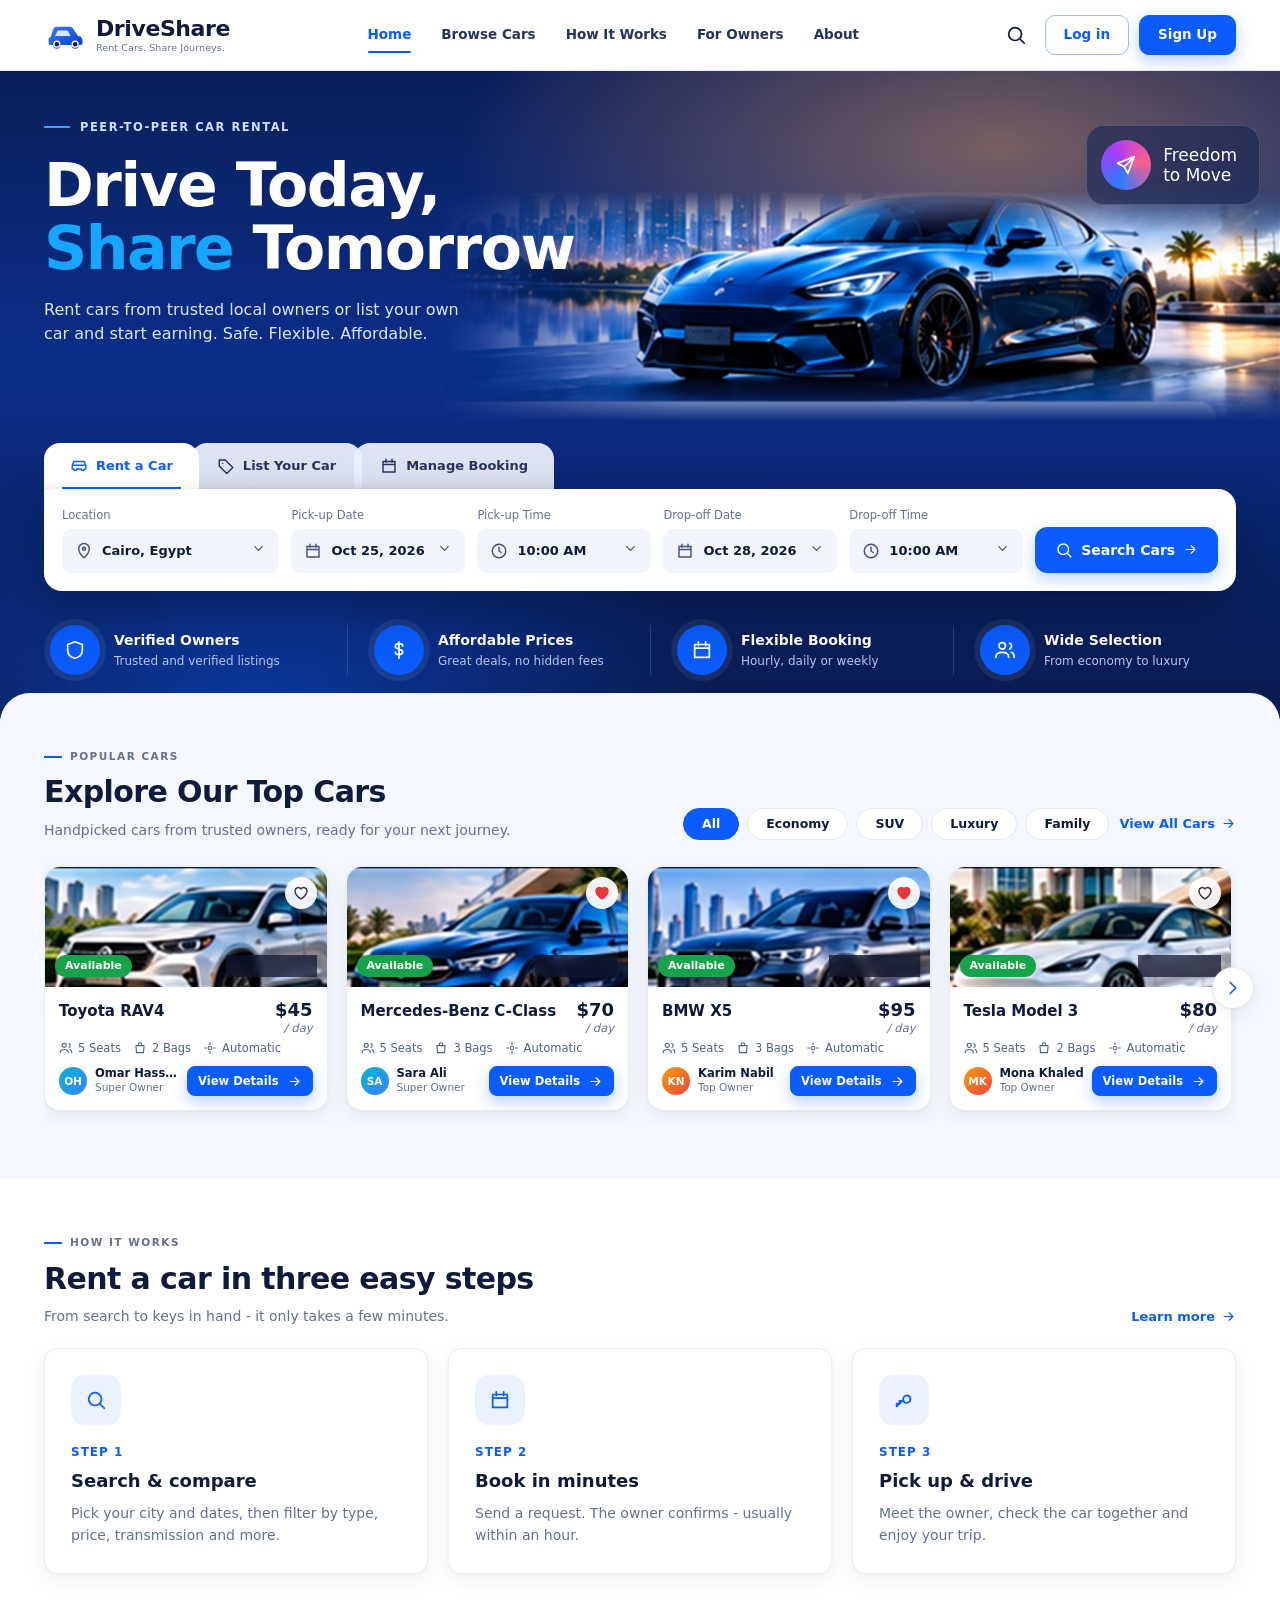
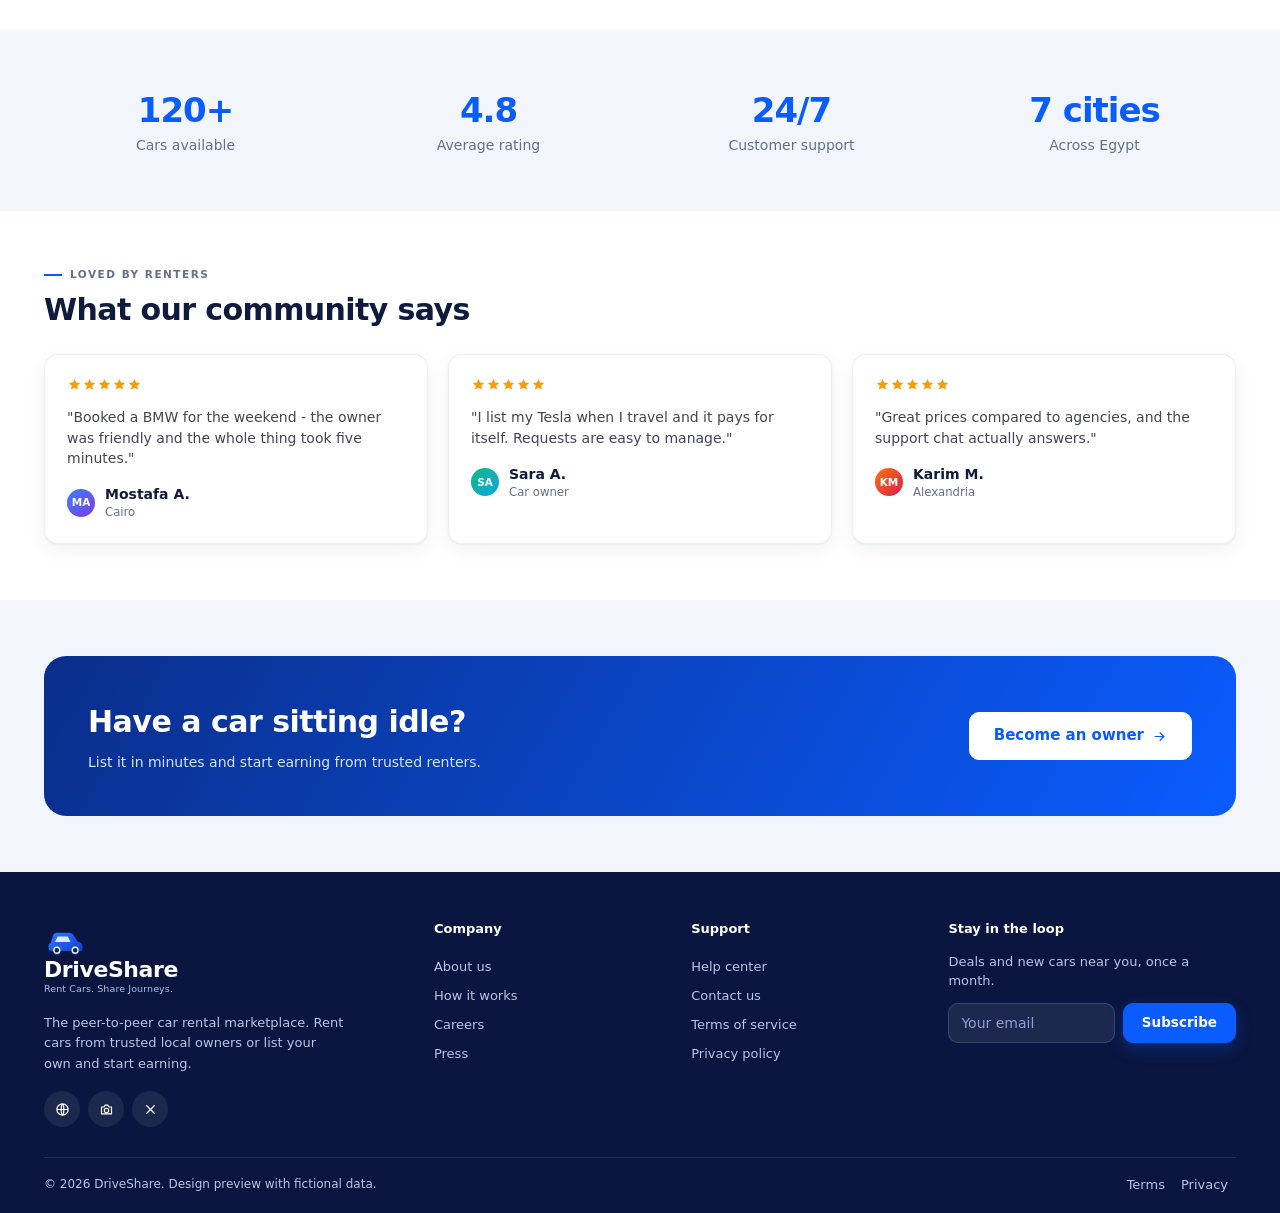
<file: index.html>
<!doctype html>
<html lang="en">
<head>
<meta charset="utf-8">
<meta name="viewport" content="width=device-width,initial-scale=1">
<meta name="robots" content="noindex,nofollow">
<title>Drive Today, Share Tomorrow | DriveShare</title>
<meta name="description" content="Rent cars from trusted local owners or list your own car and start earning.">
<link rel="icon" href="data:image/svg+xml,%3Csvg xmlns='http://www.w3.org/2000/svg' viewBox='0 0 32 32'%3E%3Crect width='32' height='32' rx='8' fill='%230a5cff'/%3E%3Cpath d='M6 19l2.2-6.2h15.6L26 19v4H6z' fill='%23fff'/%3E%3Ccircle cx='11' cy='23' r='2.6' fill='%230a5cff' stroke='%23fff' stroke-width='1.6'/%3E%3Ccircle cx='21' cy='23' r='2.6' fill='%230a5cff' stroke='%23fff' stroke-width='1.6'/%3E%3C/svg%3E">
<link rel="stylesheet" href="assets/css/style.css">
</head>
<body data-page="home" data-layout="public" data-nav="home">
<main id="main">
<section class="hero"><div class="sky" aria-hidden="true"></div><div class="wrap in">
<div class="eyebrow">PEER-TO-PEER CAR RENTAL</div>
<h1>Drive Today,<br><em>Share</em> Tomorrow</h1>
<p class="lead">Rent cars from trusted local owners or list your own car and start earning. Safe. Flexible. Affordable.</p>
<div class="badge-fm" aria-hidden="true"><i><svg class="ic lg" viewBox="0 0 24 24" aria-hidden="true"><path d="M21 3L10 14M21 3l-7 18-4-7-7-4z"/></svg></i><span>Freedom<br>to Move</span></div>
<div class="stab">
<div class="tabs" role="tablist" aria-label="What would you like to do?">
<button class="t on" role="tab" aria-selected="true" data-t="rent"><svg class="ic " viewBox="0 0 24 24" aria-hidden="true"><path d="M5 16H3v-5l2-5h14l2 5v5h-2M5 16a2 2 0 104 0m6 0a2 2 0 104 0M5 11h14M9 16h6"/></svg>Rent a Car</button>
<button class="t" role="tab" aria-selected="false" data-t="list"><svg class="ic " viewBox="0 0 24 24" aria-hidden="true"><path d="M3 12V4h8l10 10-8 8zM7.5 8.5h.01"/></svg>List Your Car</button>
<button class="t" role="tab" aria-selected="false" data-t="manage"><svg class="ic " viewBox="0 0 24 24" aria-hidden="true"><path d="M4 6h16v14H4zM4 10h16M8 3v4M16 3v4"/></svg>Manage Booking</button></div>
<div class="sb" id="sb-rent"><form class="sbox" id="sbox" novalidate></form></div>
<div class="sb" id="sb-list" hidden><form class="sbox" id="listform" novalidate style="grid-template-columns:1.4fr 1fr auto"><div class="fld"><label>Car make &amp; model</label><input class="inp" name="make" placeholder="e.g. Toyota Corolla"></div><div class="fld"><label>Daily price (USD)</label><input class="inp" name="price" type="number" placeholder="60"></div><button class="btn pri sbtn" type="submit">Continue <svg class="ic sm" viewBox="0 0 24 24" aria-hidden="true"><path d="M5 12h14M13 6l6 6-6 6"/></svg></button></form></div>
<div class="sb" id="sb-manage" hidden><form class="sbox" id="manage" novalidate style="grid-template-columns:1.2fr 1.2fr auto"><div class="fld"><label>Booking reference</label><input class="inp" name="ref" placeholder="e.g. DS-2841"></div><div class="fld"><label>Last name</label><input class="inp" name="ln" placeholder="Samir"></div><button class="btn pri sbtn" type="submit">Find booking <svg class="ic sm" viewBox="0 0 24 24" aria-hidden="true"><path d="M5 12h14M13 6l6 6-6 6"/></svg></button></form></div>
</div>
<div class="feats">
<div class="feat"><i><svg class="ic lg" viewBox="0 0 24 24" aria-hidden="true"><path d="M12 3l8 3v6c0 5-3.5 8-8 9-4.5-1-8-4-8-9V6z"/></svg></i><div><b>Verified Owners</b><small>Trusted and verified listings</small></div></div>
<div class="feat"><i><svg class="ic lg" viewBox="0 0 24 24" aria-hidden="true"><path d="M12 3v18M16 7.5C16 6 14.2 5 12 5s-4 1-4 2.8c0 4.2 8 2.2 8 6.4 0 1.7-1.8 2.8-4 2.8s-4-1.1-4-2.6"/></svg></i><div><b>Affordable Prices</b><small>Great deals, no hidden fees</small></div></div>
<div class="feat"><i><svg class="ic lg" viewBox="0 0 24 24" aria-hidden="true"><path d="M4 6h16v14H4zM4 10h16M8 3v4M16 3v4"/></svg></i><div><b>Flexible Booking</b><small>Hourly, daily or weekly</small></div></div>
<div class="feat"><i><svg class="ic lg" viewBox="0 0 24 24" aria-hidden="true"><path d="M9 11a3.5 3.5 0 100-7 3.5 3.5 0 000 7zM2 20c0-3.5 3-5.5 7-5.5s7 2 7 5.5M17 4.5a3.5 3.5 0 010 6.5M19 14.5c2 .7 3 2.2 3 5.5"/></svg></i><div><b>Wide Selection</b><small>From economy to luxury</small></div></div></div>
</div></section>
<section class="sec" style="background:#f4f7fd;border-radius:30px 30px 0 0;margin-top:-26px;position:relative"><div class="wrap">
<div class="sh"><div><div class="ey">POPULAR CARS</div><h2>Explore Our Top Cars</h2><p>Handpicked cars from trusted owners, ready for your next journey.</p></div>
<div class="sp"><div class="chips" id="chips"><button class="chip on" data-c="All" aria-pressed="true">All</button><button class="chip" data-c="Economy" aria-pressed="false">Economy</button><button class="chip" data-c="SUV" aria-pressed="false">SUV</button><button class="chip" data-c="Luxury" aria-pressed="false">Luxury</button><button class="chip" data-c="Family" aria-pressed="false">Family</button></div><a class="lnk" href="cars.html">View All Cars <svg class="ic sm" viewBox="0 0 24 24" aria-hidden="true"><path d="M5 12h14M13 6l6 6-6 6"/></svg></a></div></div>
<div class="car-scroll"><div class="cscroll" id="cs"></div><button class="cnext" id="cnext" aria-label="Next cars"><svg class="ic lg" viewBox="0 0 24 24" aria-hidden="true"><path d="M9 18l6-6-6-6"/></svg></button></div>
</div></section>
<section class="sec white"><div class="wrap"><div class="sh"><div><div class="ey">HOW IT WORKS</div><h2>Rent a car in three easy steps</h2><p>From search to keys in hand - it only takes a few minutes.</p></div><div class="sp"><a class="lnk" href="how-it-works.html">Learn more <svg class="ic sm" viewBox="0 0 24 24" aria-hidden="true"><path d="M5 12h14M13 6l6 6-6 6"/></svg></a></div></div>
<div class="steps"><div class="card step"><i><svg class="ic lg" viewBox="0 0 24 24" aria-hidden="true"><path d="M11 18a7 7 0 100-14 7 7 0 000 14zM21 21l-5-5"/></svg></i><span class="n">STEP 1</span><h3>Search &amp; compare</h3><p>Pick your city and dates, then filter by type, price, transmission and more.</p></div><div class="card step"><i><svg class="ic lg" viewBox="0 0 24 24" aria-hidden="true"><path d="M4 6h16v14H4zM4 10h16M8 3v4M16 3v4"/></svg></i><span class="n">STEP 2</span><h3>Book in minutes</h3><p>Send a request. The owner confirms - usually within an hour.</p></div><div class="card step"><i><svg class="ic lg" viewBox="0 0 24 24"><path d="M15 7a4 4 0 11-3.8 5.2L4 19v-3h3v-3h3l1.2-1.2A4 4 0 0115 7z"/></svg></i><span class="n">STEP 3</span><h3>Pick up &amp; drive</h3><p>Meet the owner, check the car together and enjoy your trip.</p></div></div></div></section>
<section class="sec"><div class="wrap"><div class="stats4"><div><b>120+</b><span>Cars available</span></div><div><b>4.8</b><span>Average rating</span></div><div><b>24/7</b><span>Customer support</span></div><div><b>7 cities</b><span>Across Egypt</span></div></div></div></section>
<section class="sec white"><div class="wrap"><div class="sh"><div><div class="ey">LOVED BY RENTERS</div><h2>What our community says</h2></div></div><div class="tgrid">
<div class="card tm"><div class="stars"><svg class="ic f sm" viewBox="0 0 24 24" aria-hidden="true"><path d="M12 3l2.7 5.7 6.3.8-4.6 4.3 1.2 6.2L12 17l-5.6 3 1.2-6.2L3 9.5l6.3-.8z"/></svg><svg class="ic f sm" viewBox="0 0 24 24" aria-hidden="true"><path d="M12 3l2.7 5.7 6.3.8-4.6 4.3 1.2 6.2L12 17l-5.6 3 1.2-6.2L3 9.5l6.3-.8z"/></svg><svg class="ic f sm" viewBox="0 0 24 24" aria-hidden="true"><path d="M12 3l2.7 5.7 6.3.8-4.6 4.3 1.2 6.2L12 17l-5.6 3 1.2-6.2L3 9.5l6.3-.8z"/></svg><svg class="ic f sm" viewBox="0 0 24 24" aria-hidden="true"><path d="M12 3l2.7 5.7 6.3.8-4.6 4.3 1.2 6.2L12 17l-5.6 3 1.2-6.2L3 9.5l6.3-.8z"/></svg><svg class="ic f sm" viewBox="0 0 24 24" aria-hidden="true"><path d="M12 3l2.7 5.7 6.3.8-4.6 4.3 1.2 6.2L12 17l-5.6 3 1.2-6.2L3 9.5l6.3-.8z"/></svg></div><p style="margin-top:10px">"Booked a BMW for the weekend - the owner was friendly and the whole thing took five minutes."</p><div class="w"><span class="av s" style="background:linear-gradient(135deg,#3b82f6,#7c3aed)">MA</span><div><b>Mostafa A.</b><small>Cairo</small></div></div></div>
<div class="card tm"><div class="stars"><svg class="ic f sm" viewBox="0 0 24 24" aria-hidden="true"><path d="M12 3l2.7 5.7 6.3.8-4.6 4.3 1.2 6.2L12 17l-5.6 3 1.2-6.2L3 9.5l6.3-.8z"/></svg><svg class="ic f sm" viewBox="0 0 24 24" aria-hidden="true"><path d="M12 3l2.7 5.7 6.3.8-4.6 4.3 1.2 6.2L12 17l-5.6 3 1.2-6.2L3 9.5l6.3-.8z"/></svg><svg class="ic f sm" viewBox="0 0 24 24" aria-hidden="true"><path d="M12 3l2.7 5.7 6.3.8-4.6 4.3 1.2 6.2L12 17l-5.6 3 1.2-6.2L3 9.5l6.3-.8z"/></svg><svg class="ic f sm" viewBox="0 0 24 24" aria-hidden="true"><path d="M12 3l2.7 5.7 6.3.8-4.6 4.3 1.2 6.2L12 17l-5.6 3 1.2-6.2L3 9.5l6.3-.8z"/></svg><svg class="ic f sm" viewBox="0 0 24 24" aria-hidden="true"><path d="M12 3l2.7 5.7 6.3.8-4.6 4.3 1.2 6.2L12 17l-5.6 3 1.2-6.2L3 9.5l6.3-.8z"/></svg></div><p style="margin-top:10px">"I list my Tesla when I travel and it pays for itself. Requests are easy to manage."</p><div class="w"><span class="av s" style="background:linear-gradient(135deg,#10b981,#0ea5e9)">SA</span><div><b>Sara A.</b><small>Car owner</small></div></div></div>
<div class="card tm"><div class="stars"><svg class="ic f sm" viewBox="0 0 24 24" aria-hidden="true"><path d="M12 3l2.7 5.7 6.3.8-4.6 4.3 1.2 6.2L12 17l-5.6 3 1.2-6.2L3 9.5l6.3-.8z"/></svg><svg class="ic f sm" viewBox="0 0 24 24" aria-hidden="true"><path d="M12 3l2.7 5.7 6.3.8-4.6 4.3 1.2 6.2L12 17l-5.6 3 1.2-6.2L3 9.5l6.3-.8z"/></svg><svg class="ic f sm" viewBox="0 0 24 24" aria-hidden="true"><path d="M12 3l2.7 5.7 6.3.8-4.6 4.3 1.2 6.2L12 17l-5.6 3 1.2-6.2L3 9.5l6.3-.8z"/></svg><svg class="ic f sm" viewBox="0 0 24 24" aria-hidden="true"><path d="M12 3l2.7 5.7 6.3.8-4.6 4.3 1.2 6.2L12 17l-5.6 3 1.2-6.2L3 9.5l6.3-.8z"/></svg><svg class="ic f sm" viewBox="0 0 24 24" aria-hidden="true"><path d="M12 3l2.7 5.7 6.3.8-4.6 4.3 1.2 6.2L12 17l-5.6 3 1.2-6.2L3 9.5l6.3-.8z"/></svg></div><p style="margin-top:10px">"Great prices compared to agencies, and the support chat actually answers."</p><div class="w"><span class="av s" style="background:linear-gradient(135deg,#f97316,#e11d48)">KM</span><div><b>Karim M.</b><small>Alexandria</small></div></div></div></div></div></section>
<section class="sec"><div class="wrap"><div class="cta"><div><h2>Have a car sitting idle?</h2><p>List it in minutes and start earning from trusted renters.</p></div><a class="btn lg" href="owners.html">Become an owner <svg class="ic sm" viewBox="0 0 24 24" aria-hidden="true"><path d="M5 12h14M13 6l6 6-6 6"/></svg></a></div></div></section>
</main>
<script src="assets/js/data.js"></script>
<script src="assets/js/app.js"></script>
<script src="assets/js/pages.js"></script>
</body>
</html>
</file>
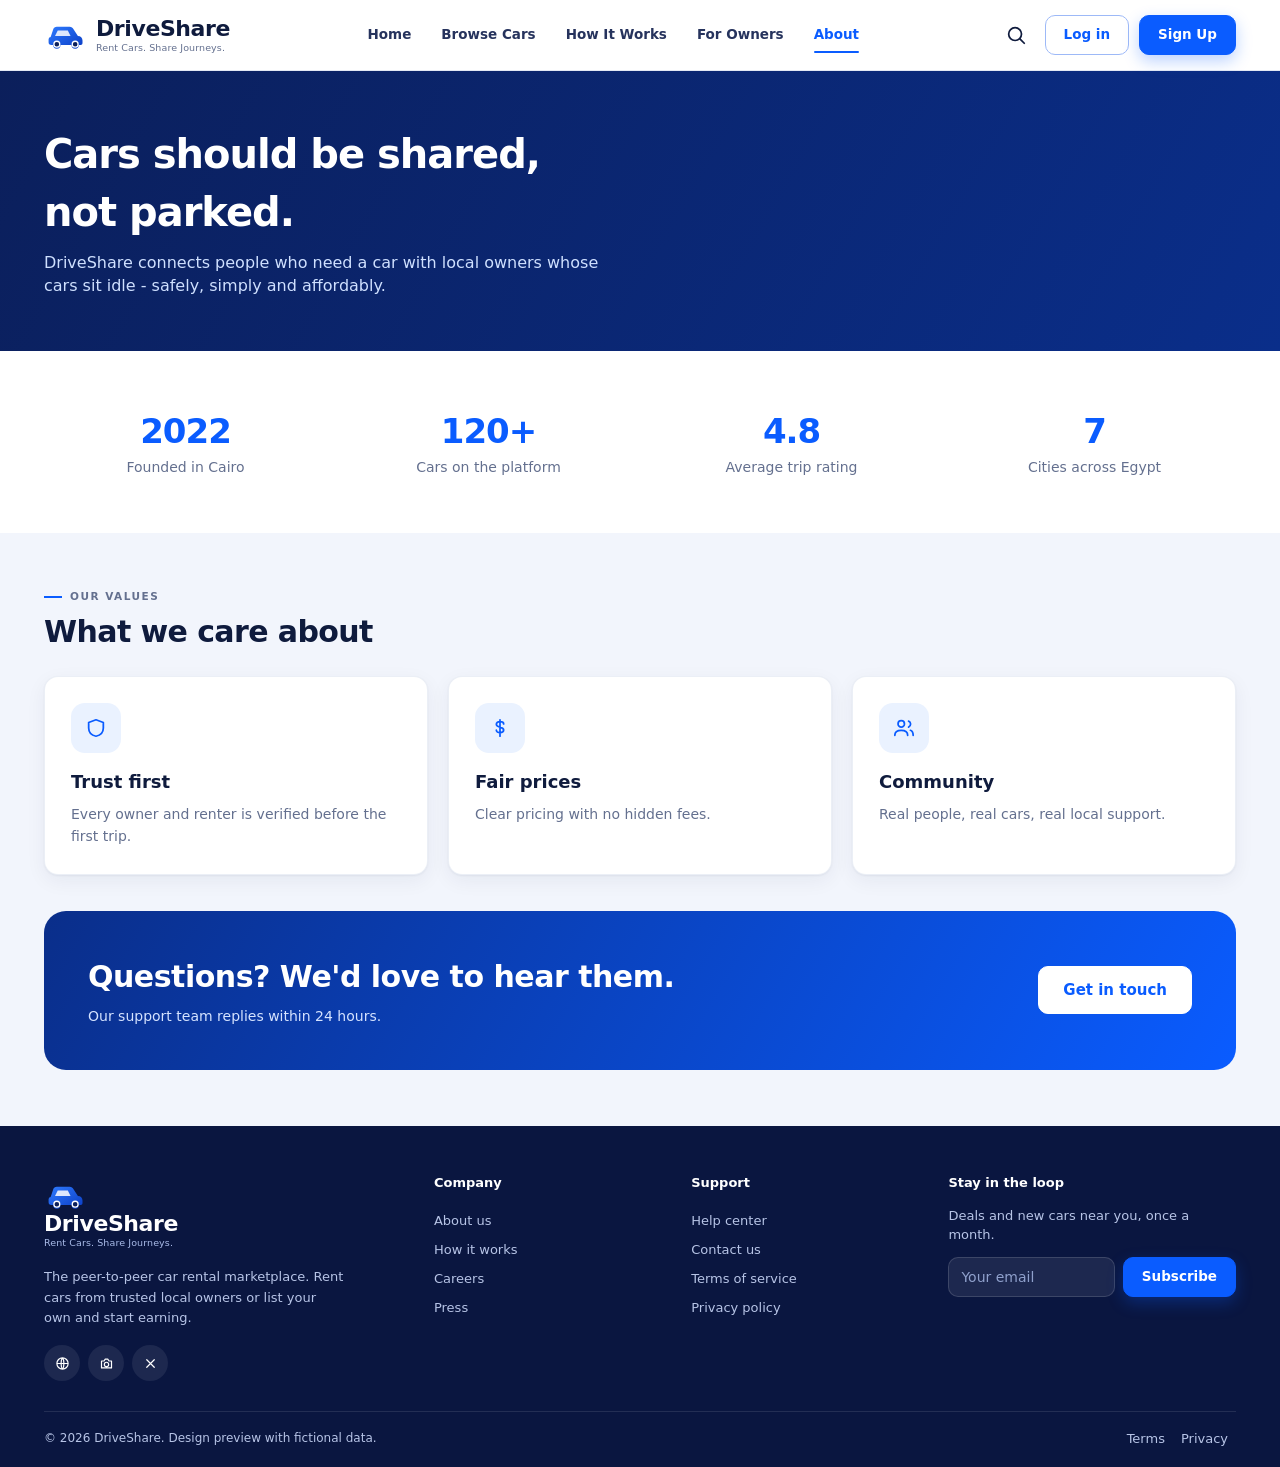
<file: about.html>
<!doctype html>
<html lang="en">
<head>
<meta charset="utf-8">
<meta name="viewport" content="width=device-width,initial-scale=1">
<meta name="robots" content="noindex,nofollow">
<title>About | DriveShare</title>
<meta name="description" content="DriveShare - peer-to-peer car rental. Design preview with fictional data.">
<link rel="icon" href="data:image/svg+xml,%3Csvg xmlns='http://www.w3.org/2000/svg' viewBox='0 0 32 32'%3E%3Crect width='32' height='32' rx='8' fill='%230a5cff'/%3E%3Cpath d='M6 19l2.2-6.2h15.6L26 19v4H6z' fill='%23fff'/%3E%3Ccircle cx='11' cy='23' r='2.6' fill='%230a5cff' stroke='%23fff' stroke-width='1.6'/%3E%3Ccircle cx='21' cy='23' r='2.6' fill='%230a5cff' stroke='%23fff' stroke-width='1.6'/%3E%3C/svg%3E">
<link rel="stylesheet" href="assets/css/style.css">
</head>
<body data-page="about" data-layout="public" data-nav="about">
<main id="main">
<section class="ph-hero"><div class="wrap"><h1>Cars should be shared,<br>not parked.</h1><p>DriveShare connects people who need a car with local owners whose cars sit idle - safely, simply and affordably.</p></div></section>
<section class="sec white"><div class="wrap"><div class="stats4"><div><b>2022</b><span>Founded in Cairo</span></div><div><b>120+</b><span>Cars on the platform</span></div><div><b>4.8</b><span>Average trip rating</span></div><div><b>7</b><span>Cities across Egypt</span></div></div></div></section>
<section class="sec"><div class="wrap"><div class="sh"><div><div class="ey">OUR VALUES</div><h2>What we care about</h2></div></div><div class="steps"><div class="card step"><i><svg class="ic lg" viewBox="0 0 24 24" aria-hidden="true"><path d="M12 3l8 3v6c0 5-3.5 8-8 9-4.5-1-8-4-8-9V6z"/></svg></i><h3>Trust first</h3><p>Every owner and renter is verified before the first trip.</p></div><div class="card step"><i><svg class="ic lg" viewBox="0 0 24 24" aria-hidden="true"><path d="M12 3v18M16 7.5C16 6 14.2 5 12 5s-4 1-4 2.8c0 4.2 8 2.2 8 6.4 0 1.7-1.8 2.8-4 2.8s-4-1.1-4-2.6"/></svg></i><h3>Fair prices</h3><p>Clear pricing with no hidden fees.</p></div><div class="card step"><i><svg class="ic lg" viewBox="0 0 24 24" aria-hidden="true"><path d="M9 11a3.5 3.5 0 100-7 3.5 3.5 0 000 7zM2 20c0-3.5 3-5.5 7-5.5s7 2 7 5.5M17 4.5a3.5 3.5 0 010 6.5M19 14.5c2 .7 3 2.2 3 5.5"/></svg></i><h3>Community</h3><p>Real people, real cars, real local support.</p></div></div>
<div class="cta" style="margin-top:36px"><div><h2>Questions? We'd love to hear them.</h2><p>Our support team replies within 24 hours.</p></div><button class="btn lg" id="msgus">Get in touch</button></div></div></section>
</main>
<script src="assets/js/data.js"></script>
<script src="assets/js/app.js"></script>
<script src="assets/js/pages.js"></script>
</body>
</html>
</file>
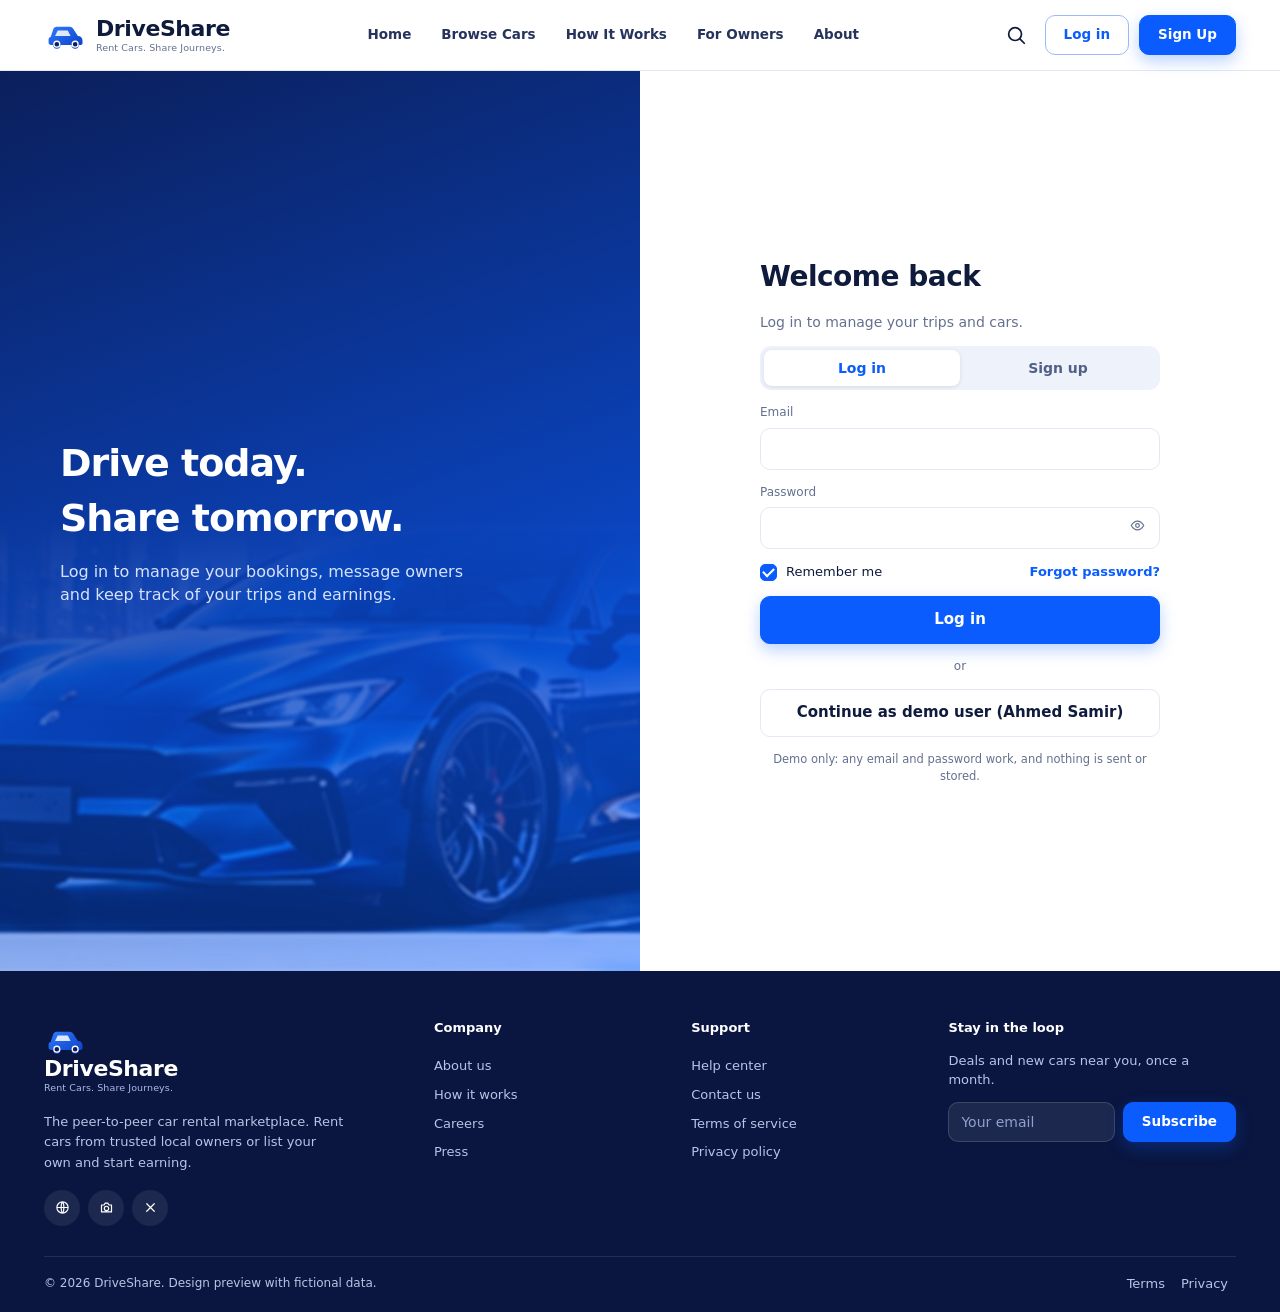
<file: account.html>
<!doctype html>
<html lang="en">
<head>
<meta charset="utf-8">
<meta name="viewport" content="width=device-width,initial-scale=1">
<meta name="robots" content="noindex,nofollow">
<title>Account | DriveShare</title>
<meta name="description" content="DriveShare - peer-to-peer car rental. Design preview with fictional data.">
<link rel="icon" href="data:image/svg+xml,%3Csvg xmlns='http://www.w3.org/2000/svg' viewBox='0 0 32 32'%3E%3Crect width='32' height='32' rx='8' fill='%230a5cff'/%3E%3Cpath d='M6 19l2.2-6.2h15.6L26 19v4H6z' fill='%23fff'/%3E%3Ccircle cx='11' cy='23' r='2.6' fill='%230a5cff' stroke='%23fff' stroke-width='1.6'/%3E%3Ccircle cx='21' cy='23' r='2.6' fill='%230a5cff' stroke='%23fff' stroke-width='1.6'/%3E%3C/svg%3E">
<link rel="stylesheet" href="assets/css/style.css">
</head>
<body data-page="account" data-layout="rent" data-auth="1" data-role="auto">
<main id="main">
<div class="cont"><div class="ph2"><div><h1>Account</h1><p class="sub">Manage your profile, payments and preferences.</p></div></div><nav class="tabs2" id="atabs" aria-label="Account sections"></nav><div id="abody"></div></div>
</main>
<script src="assets/js/data.js"></script>
<script src="assets/js/app.js"></script>
<script src="assets/js/pages.js"></script>
</body>
</html>
</file>
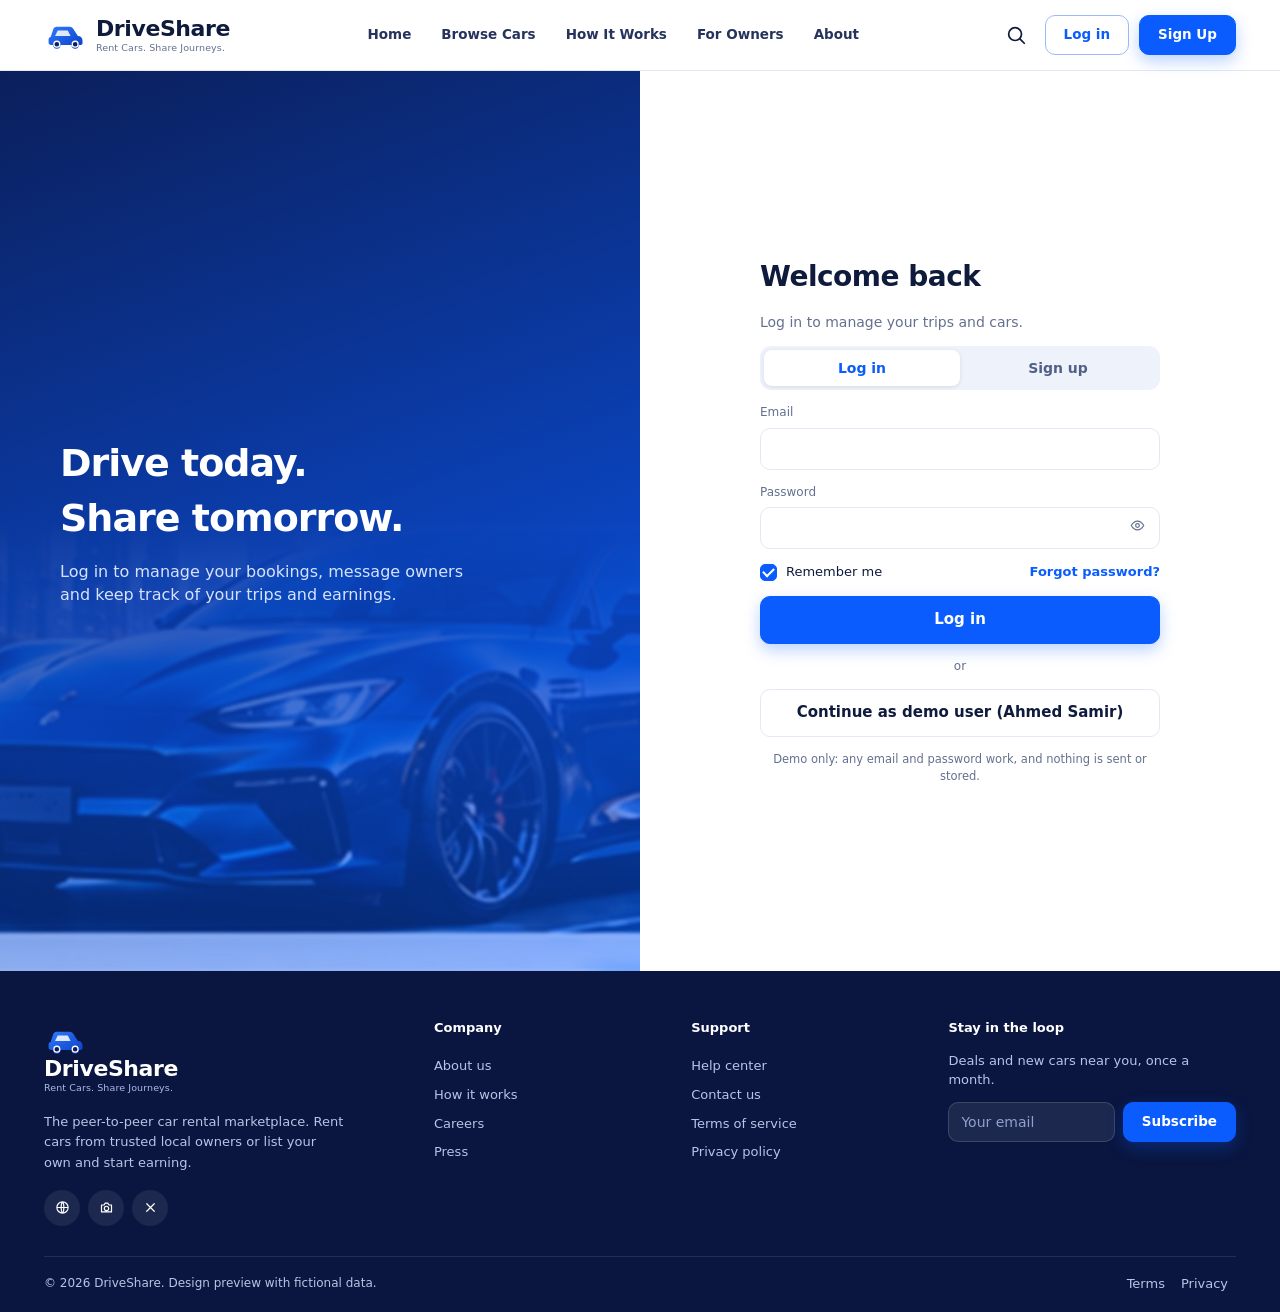
<file: bookings.html>
<!doctype html>
<html lang="en">
<head>
<meta charset="utf-8">
<meta name="viewport" content="width=device-width,initial-scale=1">
<meta name="robots" content="noindex,nofollow">
<title>My Bookings | DriveShare</title>
<meta name="description" content="DriveShare - peer-to-peer car rental. Design preview with fictional data.">
<link rel="icon" href="data:image/svg+xml,%3Csvg xmlns='http://www.w3.org/2000/svg' viewBox='0 0 32 32'%3E%3Crect width='32' height='32' rx='8' fill='%230a5cff'/%3E%3Cpath d='M6 19l2.2-6.2h15.6L26 19v4H6z' fill='%23fff'/%3E%3Ccircle cx='11' cy='23' r='2.6' fill='%230a5cff' stroke='%23fff' stroke-width='1.6'/%3E%3Ccircle cx='21' cy='23' r='2.6' fill='%230a5cff' stroke='%23fff' stroke-width='1.6'/%3E%3C/svg%3E">
<link rel="stylesheet" href="assets/css/style.css">
</head>
<body data-page="bookings" data-layout="rent" data-auth="1">
<main id="main">
<div class="cont"><div class="ph2"><div><h1>My Bookings</h1><p class="sub">Manage your trips, track requests, and stay updated with real-time status.</p></div><button class="btn pri" id="newb"><svg class="ic sm" viewBox="0 0 24 24" aria-hidden="true"><path d="M12 5v14M5 12h14"/></svg>New Booking</button></div>
<div class="bk"><div><div class="btabs" id="bt" role="tablist"></div><div id="bmain"></div></div><aside id="sidec"></aside></div></div>
</main>
<script src="assets/js/data.js"></script>
<script src="assets/js/app.js"></script>
<script src="assets/js/pages.js"></script>
</body>
</html>
</file>
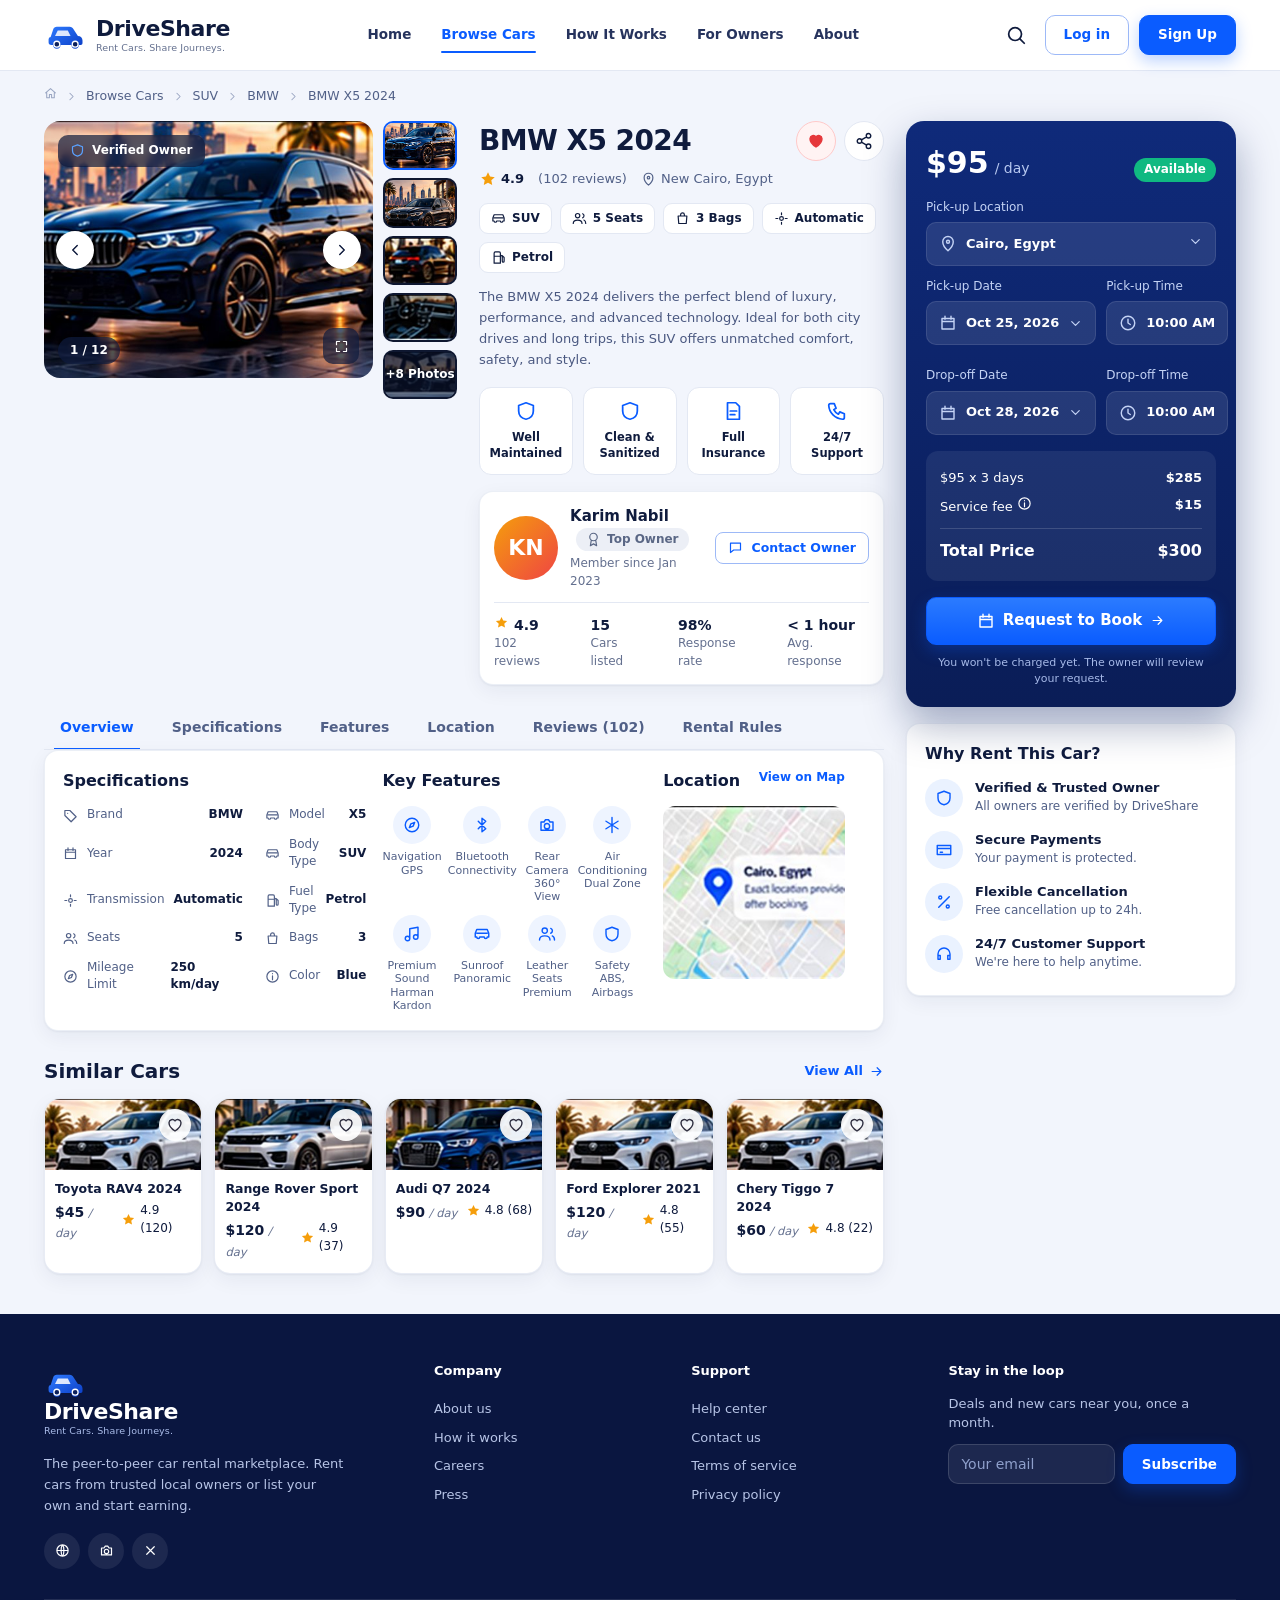
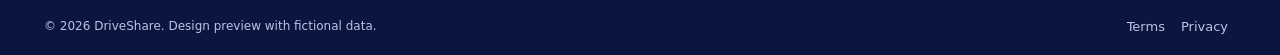
<file: car.html>
<!doctype html>
<html lang="en">
<head>
<meta charset="utf-8">
<meta name="viewport" content="width=device-width,initial-scale=1">
<meta name="robots" content="noindex,nofollow">
<title>Car details | DriveShare</title>
<meta name="description" content="DriveShare - peer-to-peer car rental. Design preview with fictional data.">
<link rel="icon" href="data:image/svg+xml,%3Csvg xmlns='http://www.w3.org/2000/svg' viewBox='0 0 32 32'%3E%3Crect width='32' height='32' rx='8' fill='%230a5cff'/%3E%3Cpath d='M6 19l2.2-6.2h15.6L26 19v4H6z' fill='%23fff'/%3E%3Ccircle cx='11' cy='23' r='2.6' fill='%230a5cff' stroke='%23fff' stroke-width='1.6'/%3E%3Ccircle cx='21' cy='23' r='2.6' fill='%230a5cff' stroke='%23fff' stroke-width='1.6'/%3E%3C/svg%3E">
<link rel="stylesheet" href="assets/css/style.css">
</head>
<body data-page="car" data-layout="public" data-nav="cars">
<main id="main">
<div class="wrap"><nav class="crumbs" id="crumb" aria-label="Breadcrumb"></nav>
<div class="dgrid"><div><div class="dtop"><div id="gal"></div><div class="dinfo" id="dinfo"></div></div>
<div class="dtabs" id="dtabs" role="tablist"></div><div id="dpanel"></div>
<div style="display:flex;align-items:center;margin:26px 0 12px"><h2 style="font-size:20px">Similar Cars</h2><a class="lnk" style="margin-left:auto" href="cars.html">View All <svg class="ic sm" viewBox="0 0 24 24" aria-hidden="true"><path d="M5 12h14M13 6l6 6-6 6"/></svg></a></div><div class="sim" id="sim"></div></div>
<aside><div class="bcard" id="bcard"></div>
<div class="card why"><h3>Why Rent This Car?</h3><div><i><svg class="ic " viewBox="0 0 24 24" aria-hidden="true"><path d="M12 3l8 3v6c0 5-3.5 8-8 9-4.5-1-8-4-8-9V6z"/></svg></i><span><b>Verified &amp; Trusted Owner</b>All owners are verified by DriveShare</span></div><div><i><svg class="ic " viewBox="0 0 24 24" aria-hidden="true"><path d="M3 6h18v12H3zM3 10h18M7 15h3"/></svg></i><span><b>Secure Payments</b>Your payment is protected.</span></div><div><i><svg class="ic " viewBox="0 0 24 24" aria-hidden="true"><path d="M5 19L19 5M7 8a2 2 0 100-4 2 2 0 000 4zm10 12a2 2 0 100-4 2 2 0 000 4z"/></svg></i><span><b>Flexible Cancellation</b>Free cancellation up to 24h.</span></div><div><i><svg class="ic " viewBox="0 0 24 24" aria-hidden="true"><path d="M4 14v-2a8 8 0 0116 0v2M4 14h3v5H4zM17 14h3v5h-3z"/></svg></i><span><b>24/7 Customer Support</b>We're here to help anytime.</span></div></div></aside></div></div>
</main>
<script src="assets/js/data.js"></script>
<script src="assets/js/app.js"></script>
<script src="assets/js/pages.js"></script>
</body>
</html>
</file>
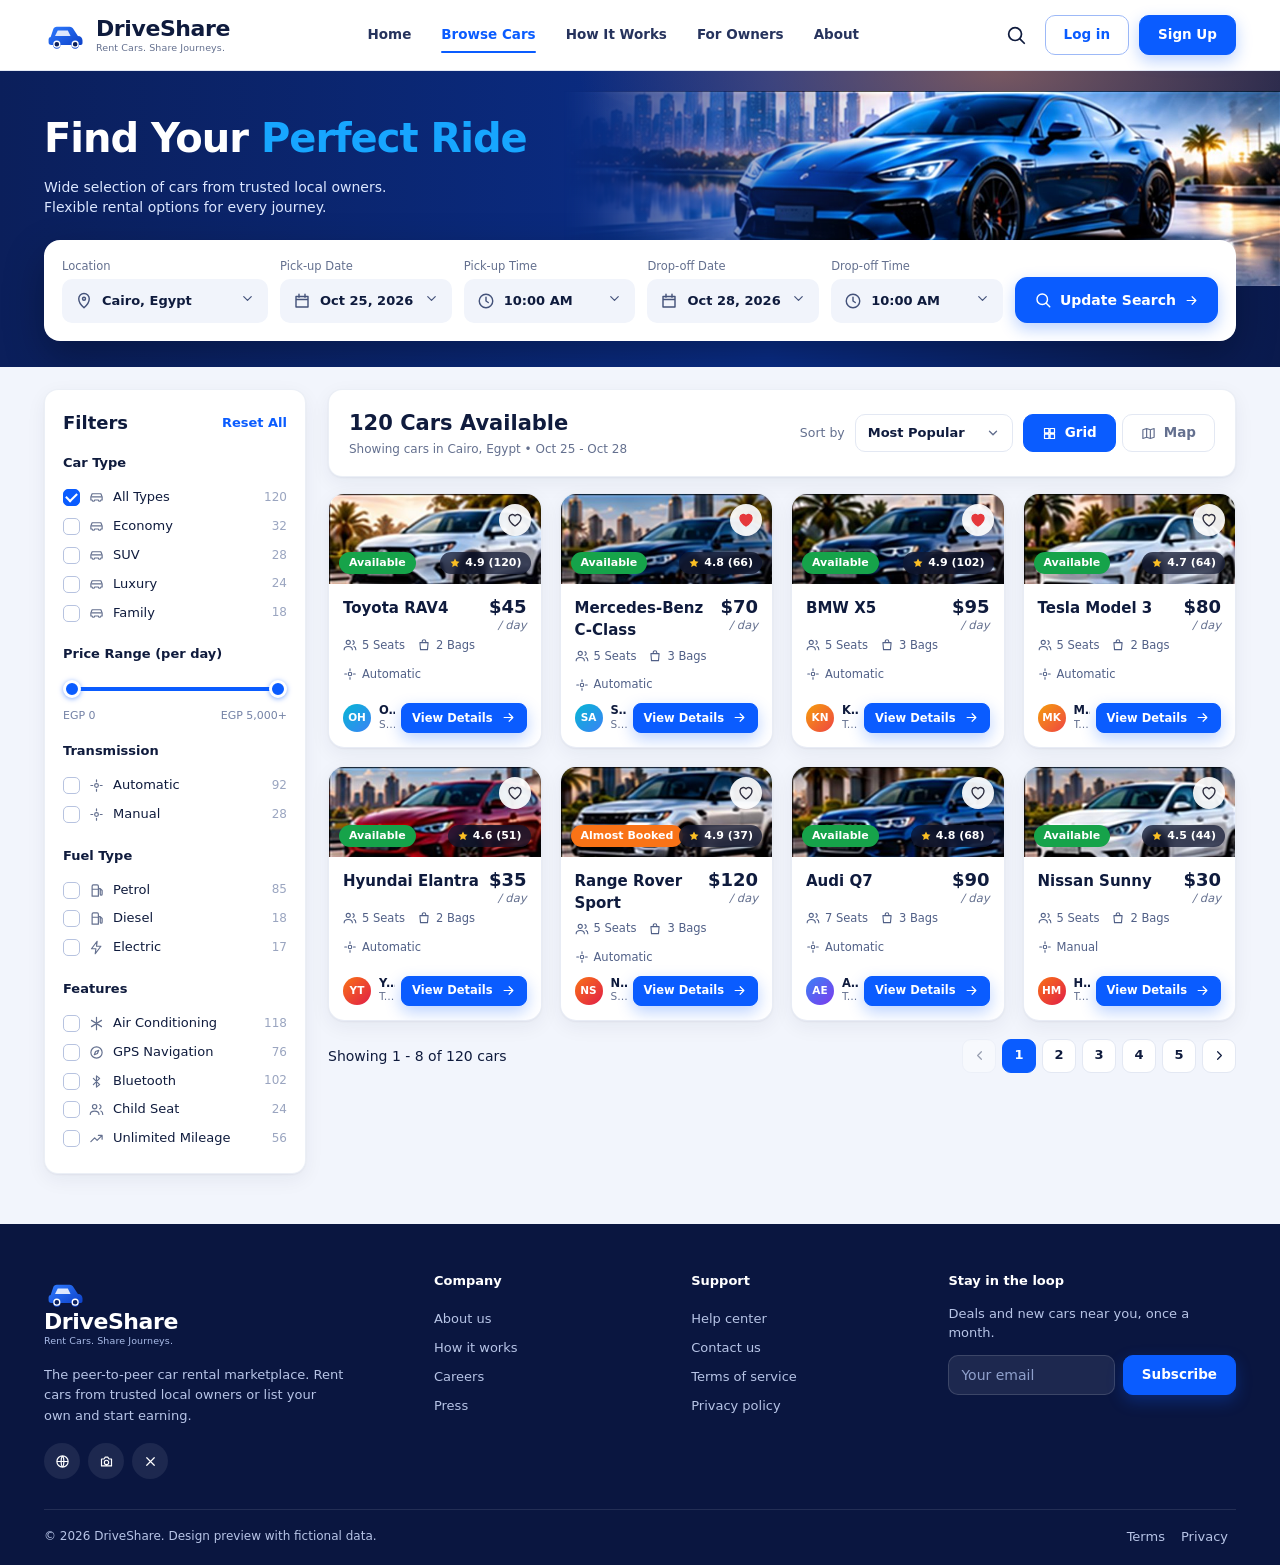
<file: cars.html>
<!doctype html>
<html lang="en">
<head>
<meta charset="utf-8">
<meta name="viewport" content="width=device-width,initial-scale=1">
<meta name="robots" content="noindex,nofollow">
<title>Browse Cars | DriveShare</title>
<meta name="description" content="Find your perfect ride from trusted local owners.">
<link rel="icon" href="data:image/svg+xml,%3Csvg xmlns='http://www.w3.org/2000/svg' viewBox='0 0 32 32'%3E%3Crect width='32' height='32' rx='8' fill='%230a5cff'/%3E%3Cpath d='M6 19l2.2-6.2h15.6L26 19v4H6z' fill='%23fff'/%3E%3Ccircle cx='11' cy='23' r='2.6' fill='%230a5cff' stroke='%23fff' stroke-width='1.6'/%3E%3Ccircle cx='21' cy='23' r='2.6' fill='%230a5cff' stroke='%23fff' stroke-width='1.6'/%3E%3C/svg%3E">
<link rel="stylesheet" href="assets/css/style.css">
</head>
<body data-page="cars" data-layout="public" data-nav="cars">
<main id="main">
<section class="bhero"><div class="sky" aria-hidden="true"></div><div class="wrap in"><h1>Find Your <em>Perfect Ride</em></h1><p>Wide selection of cars from trusted local owners. Flexible rental options for every journey.</p><form class="sbox" id="sbox" novalidate></form></div></section>
<div class="wrap"><div class="layout"><aside class="card filters" id="filters" aria-label="Filters"></aside>
<section aria-live="polite"><div class="card rh"><div><h2 id="rcount">120 Cars Available</h2><p id="rsub"></p></div><div class="sp"><label for="sortsel">Sort by</label><select class="sel" id="sortsel"><option value="pop">Most Popular</option><option value="low">Price: Low to High</option><option value="high">Price: High to Low</option><option value="rate">Top Rated</option></select><div class="vt" id="vt"><button class="btn on" data-v="grid" aria-pressed="true"><svg class="ic sm" viewBox="0 0 24 24" aria-hidden="true"><path d="M4 4h7v7H4zM13 4h7v7h-7zM4 13h7v7H4zM13 13h7v7h-7z"/></svg>Grid</button><button class="btn" data-v="map" aria-pressed="false"><svg class="ic sm" viewBox="0 0 24 24" aria-hidden="true"><path d="M9 4L3 6v14l6-2 6 2 6-2V4l-6 2zM9 4v14M15 6v14"/></svg>Map</button></div></div></div>
<div class="res" id="results"></div><div class="pg" id="pager"></div></section></div></div>
</main>
<script src="assets/js/data.js"></script>
<script src="assets/js/app.js"></script>
<script src="assets/js/pages.js"></script>
</body>
</html>
</file>
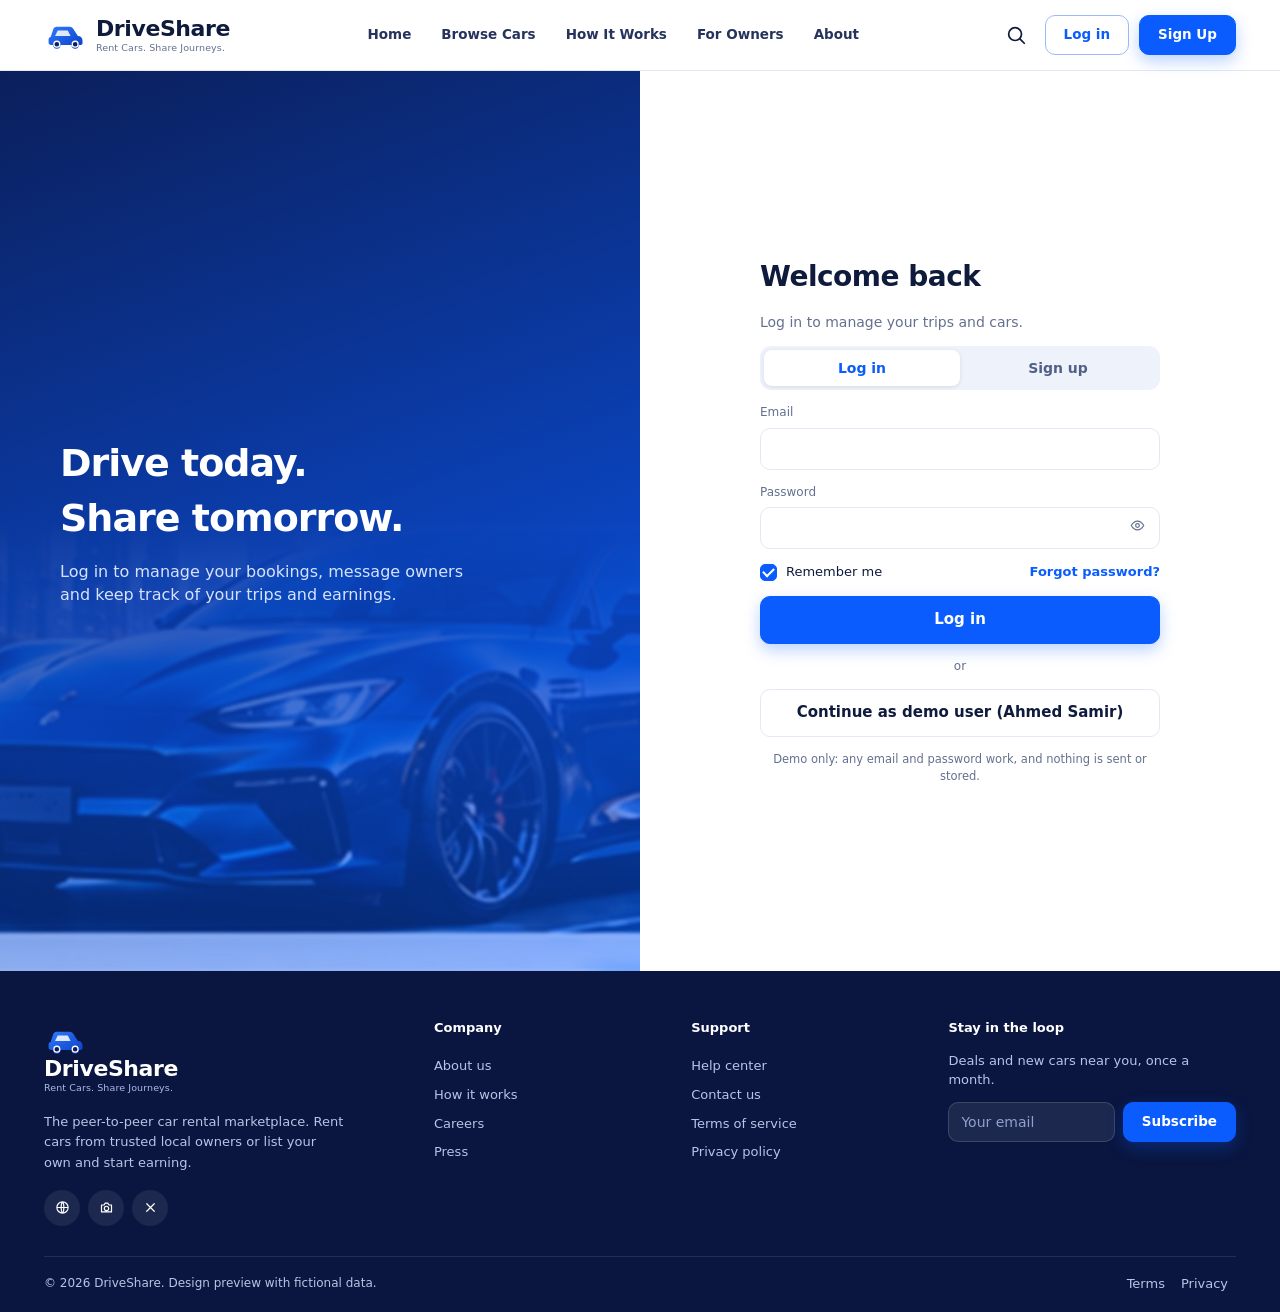
<file: checkout.html>
<!doctype html>
<html lang="en">
<head>
<meta charset="utf-8">
<meta name="viewport" content="width=device-width,initial-scale=1">
<meta name="robots" content="noindex,nofollow">
<title>Book your car | DriveShare</title>
<meta name="description" content="DriveShare - peer-to-peer car rental. Design preview with fictional data.">
<link rel="icon" href="data:image/svg+xml,%3Csvg xmlns='http://www.w3.org/2000/svg' viewBox='0 0 32 32'%3E%3Crect width='32' height='32' rx='8' fill='%230a5cff'/%3E%3Cpath d='M6 19l2.2-6.2h15.6L26 19v4H6z' fill='%23fff'/%3E%3Ccircle cx='11' cy='23' r='2.6' fill='%230a5cff' stroke='%23fff' stroke-width='1.6'/%3E%3Ccircle cx='21' cy='23' r='2.6' fill='%230a5cff' stroke='%23fff' stroke-width='1.6'/%3E%3C/svg%3E">
<link rel="stylesheet" href="assets/css/style.css">
</head>
<body data-page="checkout" data-layout="public" data-nav="cars" data-auth="1">
<main id="main">
<div class="wrap"><nav class="crumbs" aria-label="Breadcrumb"><a href="cars.html">Browse Cars</a><svg class="ic " viewBox="0 0 24 24" aria-hidden="true"><path d="M9 18l6-6-6-6"/></svg><span>Checkout</span></nav><div class="cko" style="padding-top:0"><div id="ckmain"></div><aside class="card sumc" id="sumc" aria-label="Booking summary"></aside></div></div>
</main>
<script src="assets/js/data.js"></script>
<script src="assets/js/app.js"></script>
<script src="assets/js/pages.js"></script>
</body>
</html>
</file>
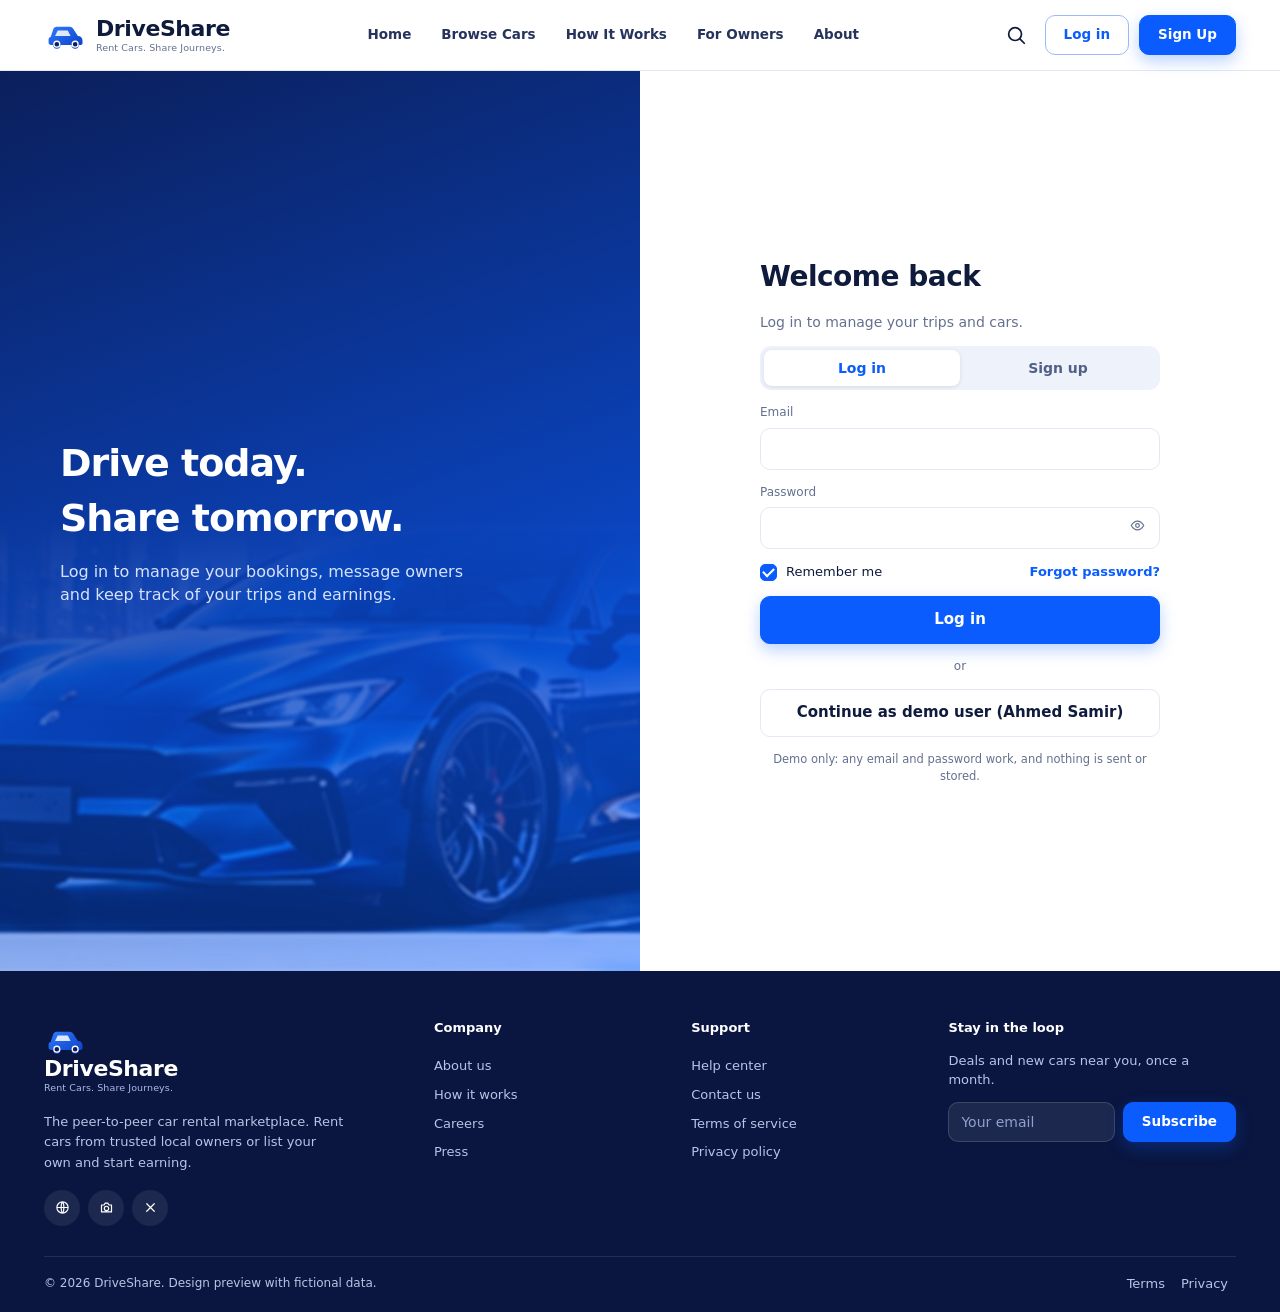
<file: dashboard.html>
<!doctype html>
<html lang="en">
<head>
<meta charset="utf-8">
<meta name="viewport" content="width=device-width,initial-scale=1">
<meta name="robots" content="noindex,nofollow">
<title>Dashboard | DriveShare</title>
<meta name="description" content="DriveShare - peer-to-peer car rental. Design preview with fictional data.">
<link rel="icon" href="data:image/svg+xml,%3Csvg xmlns='http://www.w3.org/2000/svg' viewBox='0 0 32 32'%3E%3Crect width='32' height='32' rx='8' fill='%230a5cff'/%3E%3Cpath d='M6 19l2.2-6.2h15.6L26 19v4H6z' fill='%23fff'/%3E%3Ccircle cx='11' cy='23' r='2.6' fill='%230a5cff' stroke='%23fff' stroke-width='1.6'/%3E%3Ccircle cx='21' cy='23' r='2.6' fill='%230a5cff' stroke='%23fff' stroke-width='1.6'/%3E%3C/svg%3E">
<link rel="stylesheet" href="assets/css/style.css">
</head>
<body data-page="dashboard" data-layout="owner" data-auth="1">
<main id="main">
<div class="cont"><div id="welcome"></div><div class="stat4" id="stats"></div>
<div class="dgr"><div><section class="card" style="padding:18px"><div class="sec2" style="margin:0 0 12px"><h2 style="font-size:16px">My Cars</h2><button class="lnk" id="vcars">View All Cars <svg class="ic sm" viewBox="0 0 24 24" aria-hidden="true"><path d="M5 12h14M13 6l6 6-6 6"/></svg></button></div><div class="mcars" id="mycars"></div></section>
<section class="card" style="padding:18px;margin-top:18px"><div class="sec2" style="margin:0 0 12px"><h2 style="font-size:16px">Recent Bookings</h2><button class="lnk" id="vbk">View All <svg class="ic sm" viewBox="0 0 24 24" aria-hidden="true"><path d="M5 12h14M13 6l6 6-6 6"/></svg></button></div><div style="overflow-x:auto" id="obk"></div></section></div>
<aside><section class="card" style="padding:18px" id="ear"></section><section class="card" style="padding:18px;margin-top:18px"><div class="sec2" style="margin:0 0 6px"><h2 style="font-size:15px">Recent Activity</h2><button class="lnk" id="vall">View All <svg class="ic sm" viewBox="0 0 24 24" aria-hidden="true"><path d="M5 12h14M13 6l6 6-6 6"/></svg></button></div><div id="acts"></div></section><div id="rbox" style="margin-top:18px"></div></aside></div></div>
</main>
<script src="assets/js/data.js"></script>
<script src="assets/js/app.js"></script>
<script src="assets/js/pages.js"></script>
</body>
</html>
</file>
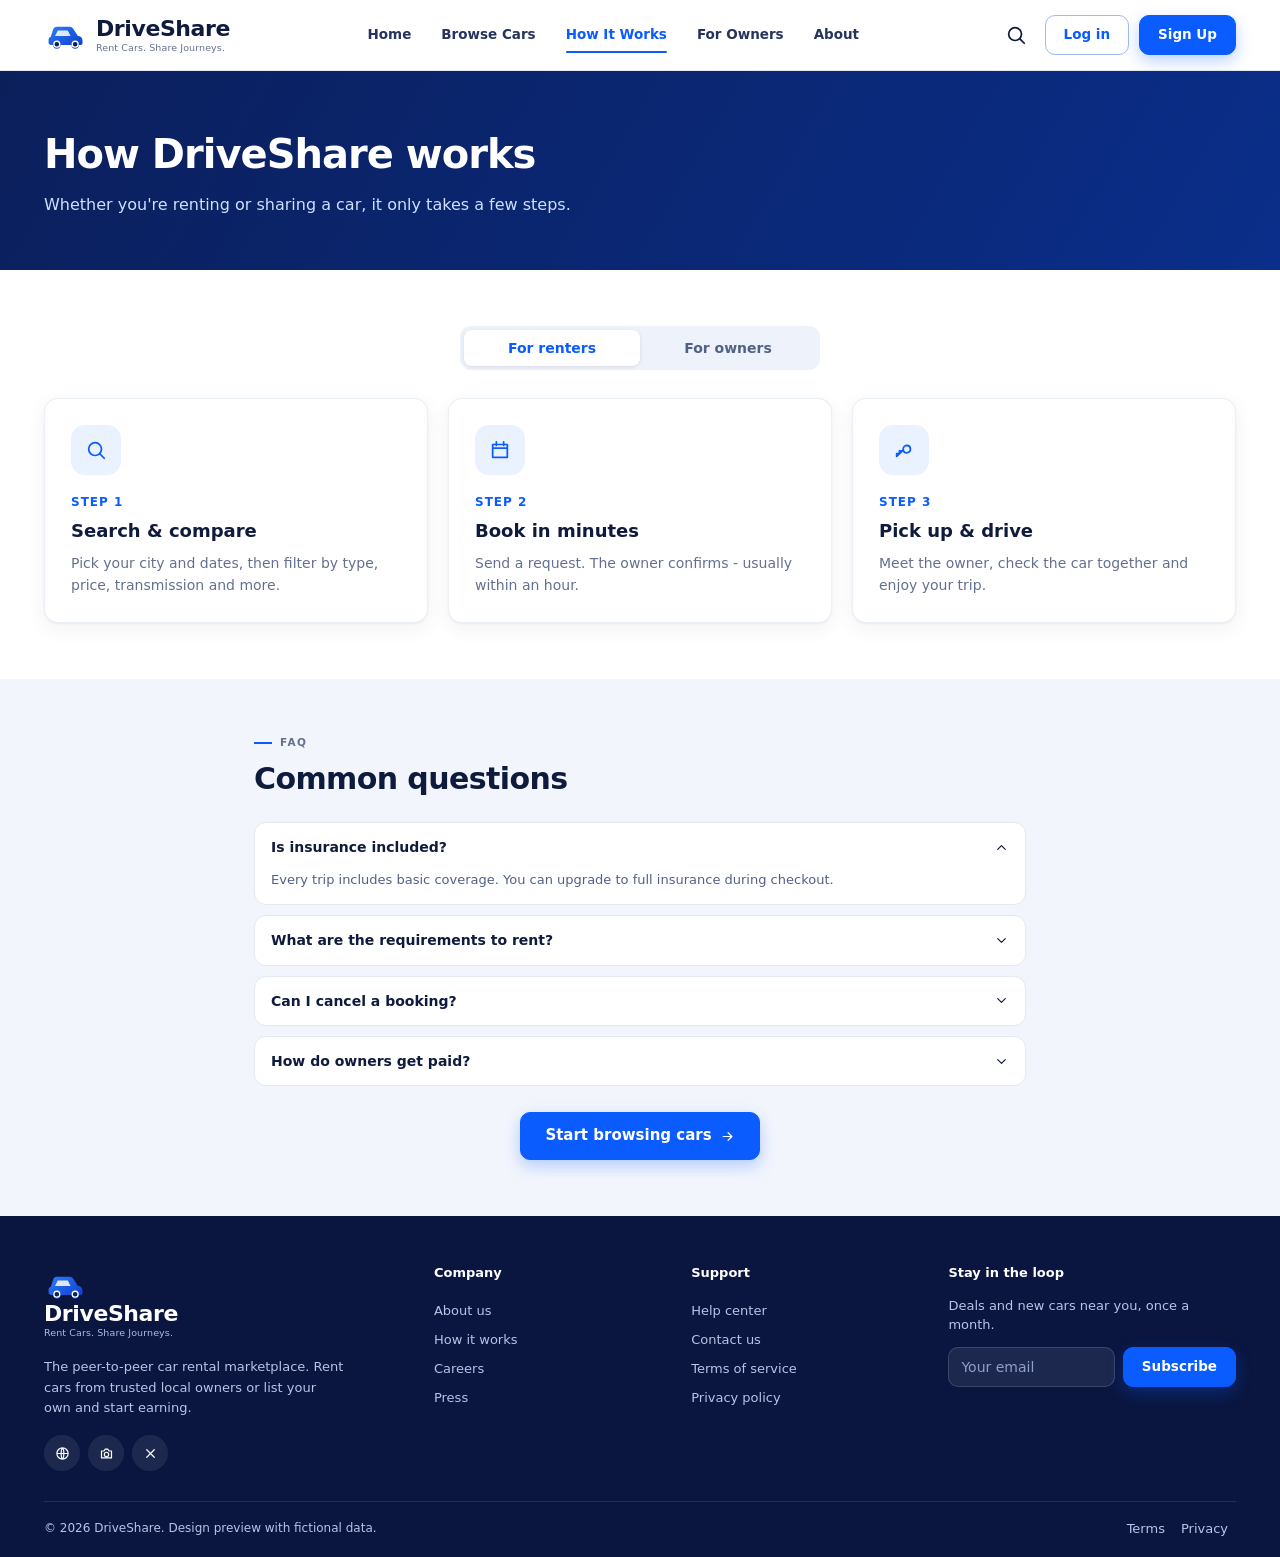
<file: how-it-works.html>
<!doctype html>
<html lang="en">
<head>
<meta charset="utf-8">
<meta name="viewport" content="width=device-width,initial-scale=1">
<meta name="robots" content="noindex,nofollow">
<title>How It Works | DriveShare</title>
<meta name="description" content="DriveShare - peer-to-peer car rental. Design preview with fictional data.">
<link rel="icon" href="data:image/svg+xml,%3Csvg xmlns='http://www.w3.org/2000/svg' viewBox='0 0 32 32'%3E%3Crect width='32' height='32' rx='8' fill='%230a5cff'/%3E%3Cpath d='M6 19l2.2-6.2h15.6L26 19v4H6z' fill='%23fff'/%3E%3Ccircle cx='11' cy='23' r='2.6' fill='%230a5cff' stroke='%23fff' stroke-width='1.6'/%3E%3Ccircle cx='21' cy='23' r='2.6' fill='%230a5cff' stroke='%23fff' stroke-width='1.6'/%3E%3C/svg%3E">
<link rel="stylesheet" href="assets/css/style.css">
</head>
<body data-page="how" data-layout="public" data-nav="how">
<main id="main">
<section class="ph-hero"><div class="wrap"><h1>How DriveShare works</h1><p>Whether you're renting or sharing a car, it only takes a few steps.</p></div></section>
<section class="sec white"><div class="wrap"><div style="max-width:360px;margin:0 auto 28px"><div class="seg" id="roleseg" role="tablist"><button class="on" data-r="renter" role="tab">For renters</button><button data-r="owner" role="tab">For owners</button></div></div><div class="steps" id="hsteps"></div></div></section>
<section class="sec"><div class="wrap faq"><div class="sh"><div><div class="ey">FAQ</div><h2>Common questions</h2></div></div>
<div class="acc on"><button type="button" data-acc>Is insurance included? <svg class="ic sm" viewBox="0 0 24 24" aria-hidden="true"><path d="M6 9l6 6 6-6"/></svg></button><div class="ab">Every trip includes basic coverage. You can upgrade to full insurance during checkout.</div></div>
<div class="acc"><button type="button" data-acc>What are the requirements to rent? <svg class="ic sm" viewBox="0 0 24 24" aria-hidden="true"><path d="M6 9l6 6 6-6"/></svg></button><div class="ab">You need to be 21+, hold a valid driver license for at least two years and verify your identity once.</div></div>
<div class="acc"><button type="button" data-acc>Can I cancel a booking? <svg class="ic sm" viewBox="0 0 24 24" aria-hidden="true"><path d="M6 9l6 6 6-6"/></svg></button><div class="ab">Yes. Most cars offer free cancellation up to 24 hours before pick-up.</div></div>
<div class="acc"><button type="button" data-acc>How do owners get paid? <svg class="ic sm" viewBox="0 0 24 24" aria-hidden="true"><path d="M6 9l6 6 6-6"/></svg></button><div class="ab">Payouts are sent after every completed trip, minus a small service fee.</div></div>
<div style="text-align:center;margin-top:26px"><a class="btn pri lg" href="cars.html">Start browsing cars <svg class="ic sm" viewBox="0 0 24 24" aria-hidden="true"><path d="M5 12h14M13 6l6 6-6 6"/></svg></a></div></div></section>
</main>
<script src="assets/js/data.js"></script>
<script src="assets/js/app.js"></script>
<script src="assets/js/pages.js"></script>
</body>
</html>
</file>
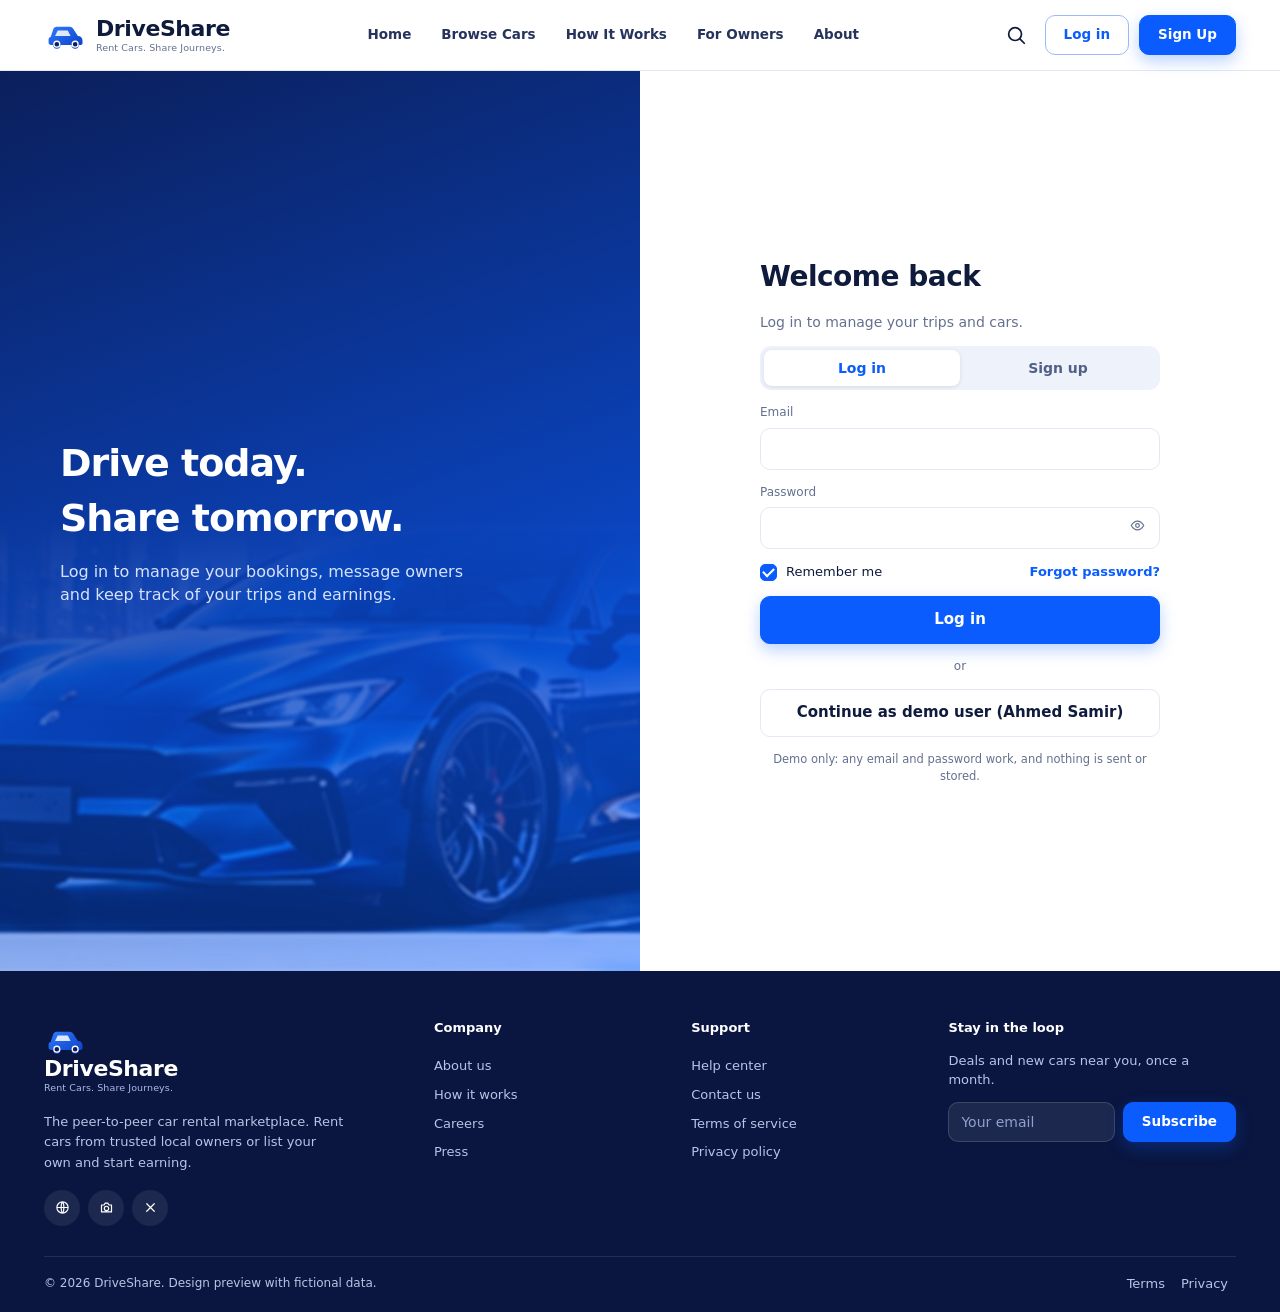
<file: login.html>
<!doctype html>
<html lang="en">
<head>
<meta charset="utf-8">
<meta name="viewport" content="width=device-width,initial-scale=1">
<meta name="robots" content="noindex,nofollow">
<title>Log in | DriveShare</title>
<meta name="description" content="DriveShare - peer-to-peer car rental. Design preview with fictional data.">
<link rel="icon" href="data:image/svg+xml,%3Csvg xmlns='http://www.w3.org/2000/svg' viewBox='0 0 32 32'%3E%3Crect width='32' height='32' rx='8' fill='%230a5cff'/%3E%3Cpath d='M6 19l2.2-6.2h15.6L26 19v4H6z' fill='%23fff'/%3E%3Ccircle cx='11' cy='23' r='2.6' fill='%230a5cff' stroke='%23fff' stroke-width='1.6'/%3E%3Ccircle cx='21' cy='23' r='2.6' fill='%230a5cff' stroke='%23fff' stroke-width='1.6'/%3E%3C/svg%3E">
<link rel="stylesheet" href="assets/css/style.css">
</head>
<body data-page="login" data-layout="public">
<main id="main">
<div class="auth"><section class="side"><div style="position:relative;z-index:1"><h2>Drive today.<br>Share tomorrow.</h2><p>Log in to manage your bookings, message owners and keep track of your trips and earnings.</p></div></section><section class="form"><div class="box" id="abox"></div></section></div>
</main>
<script src="assets/js/data.js"></script>
<script src="assets/js/app.js"></script>
<script src="assets/js/pages.js"></script>
</body>
</html>
</file>
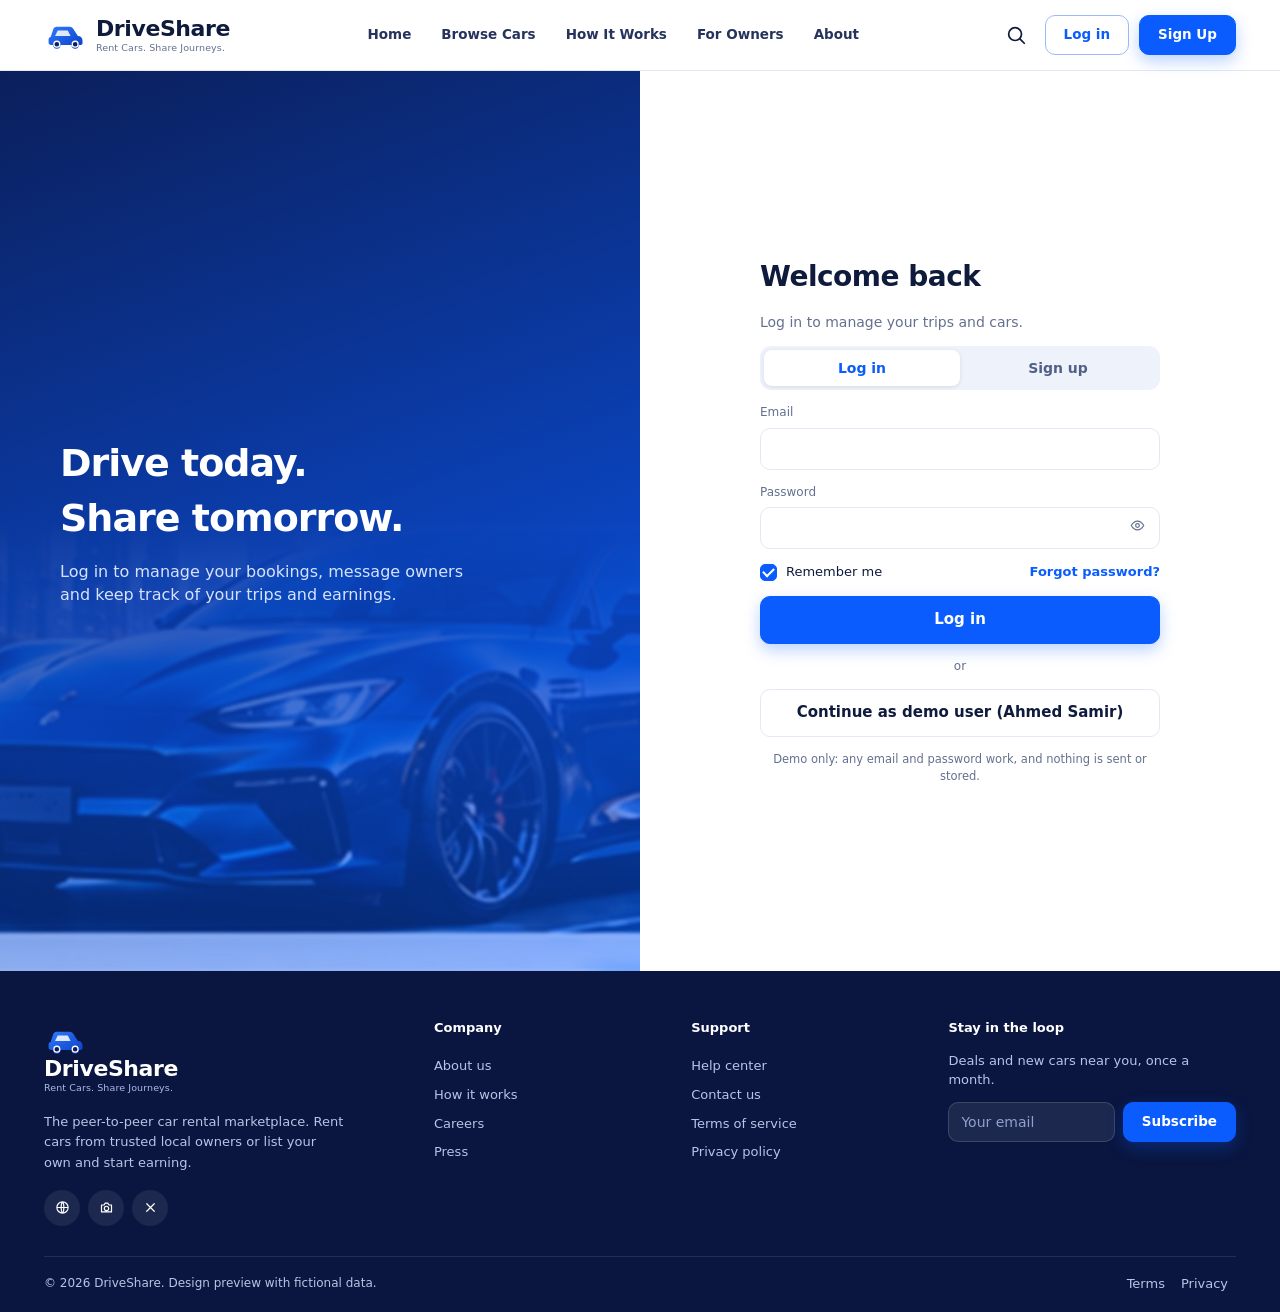
<file: messages.html>
<!doctype html>
<html lang="en">
<head>
<meta charset="utf-8">
<meta name="viewport" content="width=device-width,initial-scale=1">
<meta name="robots" content="noindex,nofollow">
<title>Messages | DriveShare</title>
<meta name="description" content="DriveShare - peer-to-peer car rental. Design preview with fictional data.">
<link rel="icon" href="data:image/svg+xml,%3Csvg xmlns='http://www.w3.org/2000/svg' viewBox='0 0 32 32'%3E%3Crect width='32' height='32' rx='8' fill='%230a5cff'/%3E%3Cpath d='M6 19l2.2-6.2h15.6L26 19v4H6z' fill='%23fff'/%3E%3Ccircle cx='11' cy='23' r='2.6' fill='%230a5cff' stroke='%23fff' stroke-width='1.6'/%3E%3Ccircle cx='21' cy='23' r='2.6' fill='%230a5cff' stroke='%23fff' stroke-width='1.6'/%3E%3C/svg%3E">
<link rel="stylesheet" href="assets/css/style.css">
</head>
<body data-page="messages" data-layout="rent" data-auth="1" data-role="auto">
<main id="main">
<div class="cont"><div class="ph2"><div><h1>Messages</h1><p class="sub">Chat with owners and renters about your trips.</p></div></div><div class="card chat"><div class="lst" id="lst" role="list"></div><div class="cv" id="cv"></div></div></div>
</main>
<script src="assets/js/data.js"></script>
<script src="assets/js/app.js"></script>
<script src="assets/js/pages.js"></script>
</body>
</html>
</file>
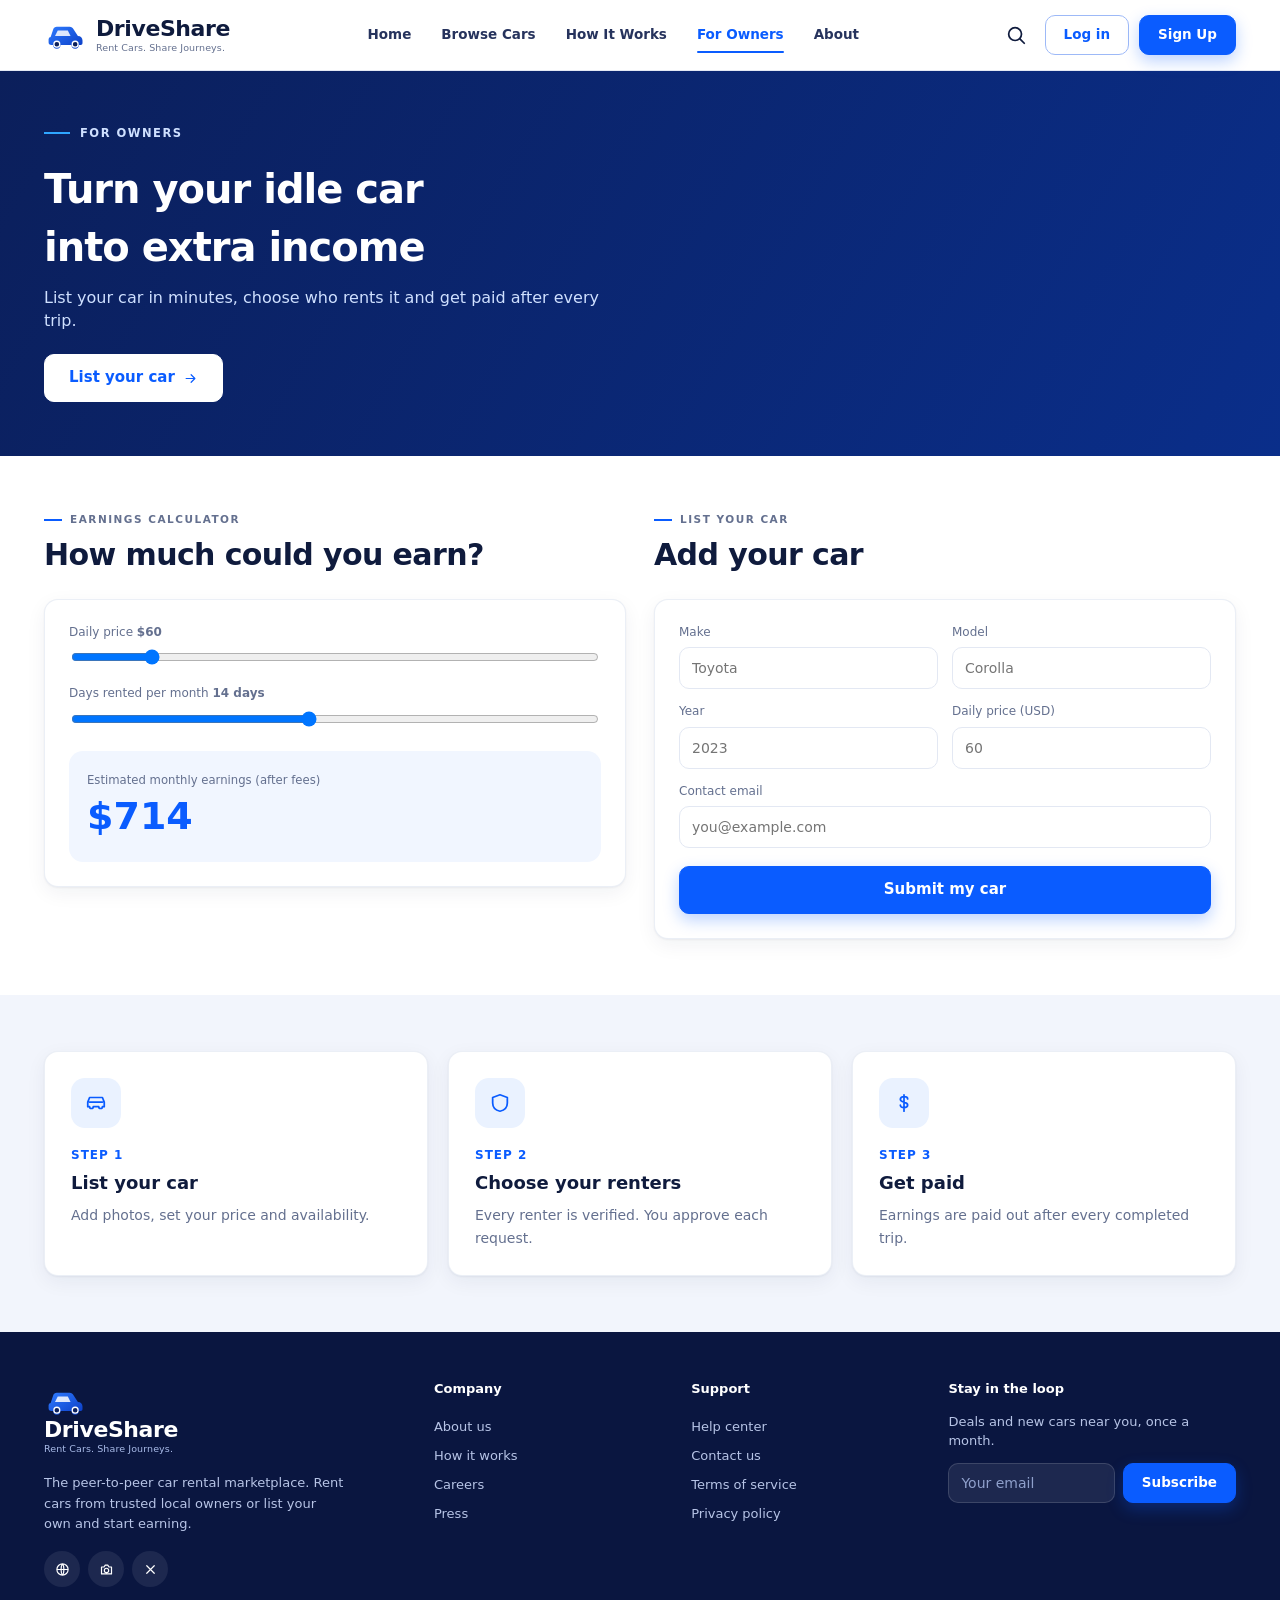
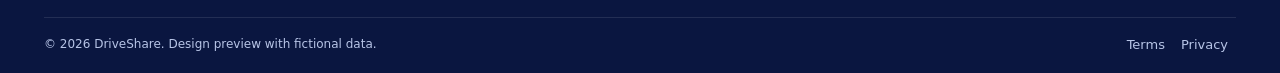
<file: owners.html>
<!doctype html>
<html lang="en">
<head>
<meta charset="utf-8">
<meta name="viewport" content="width=device-width,initial-scale=1">
<meta name="robots" content="noindex,nofollow">
<title>For Owners | DriveShare</title>
<meta name="description" content="Turn your idle car into income.">
<link rel="icon" href="data:image/svg+xml,%3Csvg xmlns='http://www.w3.org/2000/svg' viewBox='0 0 32 32'%3E%3Crect width='32' height='32' rx='8' fill='%230a5cff'/%3E%3Cpath d='M6 19l2.2-6.2h15.6L26 19v4H6z' fill='%23fff'/%3E%3Ccircle cx='11' cy='23' r='2.6' fill='%230a5cff' stroke='%23fff' stroke-width='1.6'/%3E%3Ccircle cx='21' cy='23' r='2.6' fill='%230a5cff' stroke='%23fff' stroke-width='1.6'/%3E%3C/svg%3E">
<link rel="stylesheet" href="assets/css/style.css">
</head>
<body data-page="owners" data-layout="public" data-nav="owners">
<main id="main">
<section class="ph-hero"><div class="wrap"><div class="eyebrow" style="color:#cfe0ff">FOR OWNERS</div><h1>Turn your idle car<br>into extra income</h1><p>List your car in minutes, choose who rents it and get paid after every trip.</p><a class="btn lg" href="#list" style="margin-top:22px;background:#fff;color:var(--blue);border-color:#fff">List your car <svg class="ic sm" viewBox="0 0 24 24" aria-hidden="true"><path d="M5 12h14M13 6l6 6-6 6"/></svg></a></div></section>
<section class="sec white"><div class="wrap two"><div><div class="sh"><div><div class="ey">EARNINGS CALCULATOR</div><h2>How much could you earn?</h2></div></div><div class="card" style="padding:24px"><div class="fld"><label>Daily price <b id="pv"></b></label><input type="range" id="pr" min="20" max="300" step="5" aria-label="Daily price"></div><div class="fld" style="margin-top:18px"><label>Days rented per month <b id="dv"></b></label><input type="range" id="dr" min="1" max="30" aria-label="Days rented per month"></div><div style="margin-top:22px;padding:18px;border-radius:14px;background:#f1f6ff"><small style="color:var(--muted)">Estimated monthly earnings (after fees)</small><div style="font-size:38px;font-weight:800;color:var(--blue)" id="calc"></div></div></div></div>
<div><div class="sh"><div><div class="ey">LIST YOUR CAR</div><h2 id="list">Add your car</h2></div></div><form class="card" id="lcf" novalidate style="padding:24px"><div class="fgrid"><div class="fld"><label>Make</label><input class="inp" name="make" placeholder="Toyota"></div><div class="fld"><label>Model</label><input class="inp" name="model" placeholder="Corolla"></div><div class="fld"><label>Year</label><input class="inp" name="year" type="number" placeholder="2023"></div><div class="fld"><label>Daily price (USD)</label><input class="inp" name="price" type="number" placeholder="60"></div><div class="fld" style="grid-column:1/-1"><label>Contact email</label><input class="inp" name="email" type="email" placeholder="you@example.com"></div></div><button class="btn pri lg blk" type="submit" style="margin-top:18px">Submit my car</button></form></div></div></section>
<section class="sec"><div class="wrap"><div class="steps"><div class="card step"><i><svg class="ic lg" viewBox="0 0 24 24" aria-hidden="true"><path d="M5 16H3v-5l2-5h14l2 5v5h-2M5 16a2 2 0 104 0m6 0a2 2 0 104 0M5 11h14M9 16h6"/></svg></i><span class="n">STEP 1</span><h3>List your car</h3><p>Add photos, set your price and availability.</p></div><div class="card step"><i><svg class="ic lg" viewBox="0 0 24 24" aria-hidden="true"><path d="M12 3l8 3v6c0 5-3.5 8-8 9-4.5-1-8-4-8-9V6z"/></svg></i><span class="n">STEP 2</span><h3>Choose your renters</h3><p>Every renter is verified. You approve each request.</p></div><div class="card step"><i><svg class="ic lg" viewBox="0 0 24 24" aria-hidden="true"><path d="M12 3v18M16 7.5C16 6 14.2 5 12 5s-4 1-4 2.8c0 4.2 8 2.2 8 6.4 0 1.7-1.8 2.8-4 2.8s-4-1.1-4-2.6"/></svg></i><span class="n">STEP 3</span><h3>Get paid</h3><p>Earnings are paid out after every completed trip.</p></div></div></div></section>
</main>
<script src="assets/js/data.js"></script>
<script src="assets/js/app.js"></script>
<script src="assets/js/pages.js"></script>
</body>
</html>
</file>
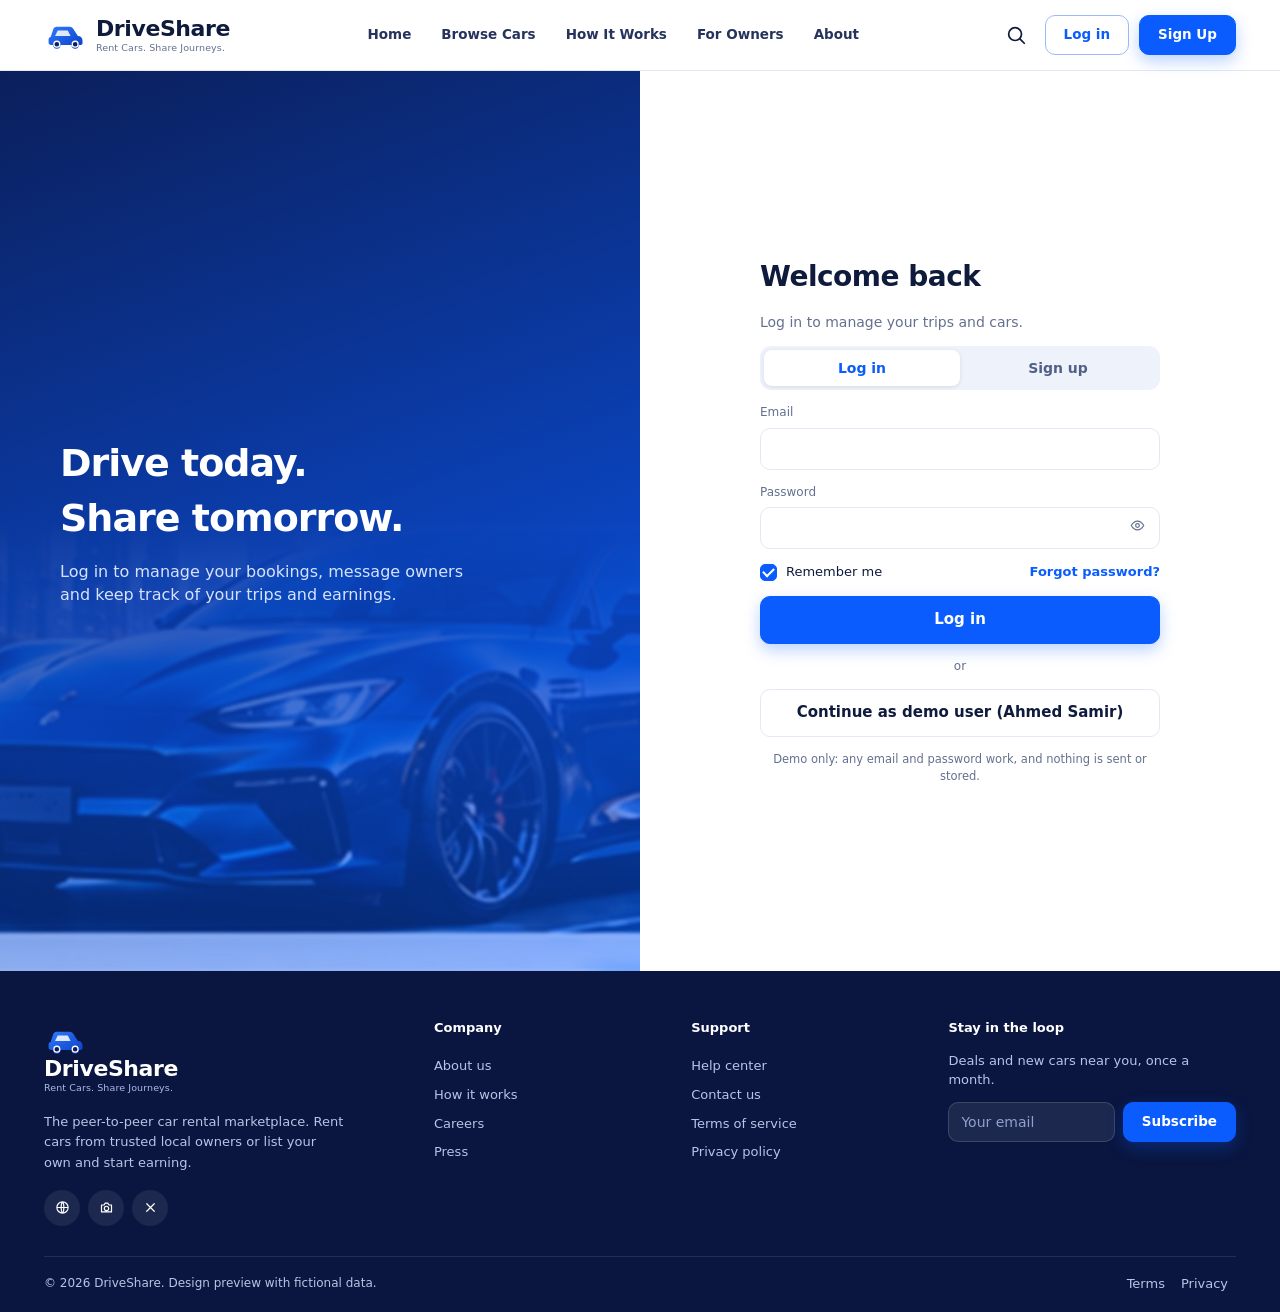
<file: saved.html>
<!doctype html>
<html lang="en">
<head>
<meta charset="utf-8">
<meta name="viewport" content="width=device-width,initial-scale=1">
<meta name="robots" content="noindex,nofollow">
<title>Saved Cars | DriveShare</title>
<meta name="description" content="DriveShare - peer-to-peer car rental. Design preview with fictional data.">
<link rel="icon" href="data:image/svg+xml,%3Csvg xmlns='http://www.w3.org/2000/svg' viewBox='0 0 32 32'%3E%3Crect width='32' height='32' rx='8' fill='%230a5cff'/%3E%3Cpath d='M6 19l2.2-6.2h15.6L26 19v4H6z' fill='%23fff'/%3E%3Ccircle cx='11' cy='23' r='2.6' fill='%230a5cff' stroke='%23fff' stroke-width='1.6'/%3E%3Ccircle cx='21' cy='23' r='2.6' fill='%230a5cff' stroke='%23fff' stroke-width='1.6'/%3E%3C/svg%3E">
<link rel="stylesheet" href="assets/css/style.css">
</head>
<body data-page="saved" data-layout="rent" data-auth="1" data-role="auto">
<main id="main">
<div class="cont"><div class="ph2"><div><h1>Saved Cars</h1><p class="sub" id="scn">0 saved</p></div><button class="btn dng" id="clearfav"><svg class="ic sm" viewBox="0 0 24 24" aria-hidden="true"><path d="M4 7h16M10 11v6M14 11v6M6 7l1 13h10l1-13M9 7V4h6v3"/></svg>Clear all</button></div><div id="sc"></div></div>
</main>
<script src="assets/js/data.js"></script>
<script src="assets/js/app.js"></script>
<script src="assets/js/pages.js"></script>
</body>
</html>
</file>
<file: assets/css/style.css>
:root{--blue:#0a5cff;--blue2:#2f7bff;--navy:#0a1a4d;--navy2:#0d2468;--ink:#0f1b3d;--muted:#64708f;--line:#e3e8f3;--bg:#f2f5fc;--card:#fff;--green:#16a34a;--red:#e5383b;--amber:#f59e0b;--r:14px;--sh:0 1px 2px rgba(16,27,61,.05),0 6px 20px rgba(16,27,61,.06);--font:"Segoe UI",Inter,system-ui,-apple-system,Roboto,Helvetica,Arial,sans-serif}
*{box-sizing:border-box}html{-webkit-text-size-adjust:100%}
body{margin:0;font:14px/1.45 var(--font);color:var(--ink);background:var(--bg);min-height:100vh;display:flex;flex-direction:column}
a{color:inherit;text-decoration:none}img{max-width:100%;display:block}button{font:inherit;color:inherit;cursor:pointer}
input,select,textarea{font:inherit;color:inherit}
h1,h2,h3,h4,p{margin:0}
.ic{width:18px;height:18px;flex:none;stroke:currentColor;fill:none;stroke-width:1.9;stroke-linecap:round;stroke-linejoin:round}
.ic.f{fill:currentColor;stroke:none;color:#f59e0b}.ic.sm{width:15px;height:15px}.ic.lg{width:22px;height:22px}
:focus-visible{outline:2px solid var(--blue);outline-offset:2px}
.sr{position:absolute;width:1px;height:1px;overflow:hidden;clip:rect(0 0 0 0)}
.wrap{width:100%;max-width:1240px;margin:0 auto;padding:0 24px}
main{flex:1}
/* buttons */
.btn{display:inline-flex;align-items:center;justify-content:center;gap:8px;height:40px;padding:0 18px;border-radius:10px;border:1px solid var(--line);background:#fff;font-weight:600;font-size:13.5px;transition:.15s;white-space:nowrap}
.btn:hover{border-color:#c6d2ee;background:#f7f9ff;transform:translateY(-1px)}.btn:active{transform:none}
.btn.pri{background:var(--blue);border-color:var(--blue);color:#fff;box-shadow:0 6px 16px rgba(10,92,255,.28)}.btn.pri:hover{background:#064ee0}
.btn.out{border-color:#9db9f7;color:var(--blue);background:#fff}.btn.out:hover{background:#eef4ff}
.btn.dng{background:#fff0f0;border-color:#ffc9c9;color:var(--red)}.btn.dng:hover{background:#ffe3e3}
.btn.sm{height:32px;padding:0 12px;font-size:12.5px;border-radius:8px}.btn.lg{height:48px;font-size:15px;padding:0 24px}.btn.blk{width:100%}
.btn[disabled],.btn.dis{opacity:.5;pointer-events:none}
.ibtn{width:38px;height:38px;border-radius:10px;border:0;background:transparent;display:grid;place-items:center;position:relative;transition:.15s;color:inherit}.ibtn:hover{background:rgba(120,140,190,.16)}
.dot{position:absolute;top:7px;right:8px;width:8px;height:8px;border-radius:50%;background:var(--red);border:2px solid #fff}
.pill{display:inline-flex;align-items:center;gap:6px;padding:3px 10px;border-radius:99px;font-size:12px;font-weight:600}
.pill.green{background:#e6f8ec;color:#15803d}.pill.amber{background:#fff4dc;color:#b45309}.pill.blue{background:#e6efff;color:#0a4fd6}.pill.red{background:#ffe9e9;color:#c62828}.pill.gray{background:#eceff6;color:#5a6785}
.card{background:var(--card);border-radius:var(--r);box-shadow:var(--sh);border:1px solid rgba(227,232,243,.7)}
.logo{display:flex;align-items:center;gap:8px;font-weight:800;line-height:1}.logo b{font-size:22px;letter-spacing:-.4px;display:block}.logo small{display:block;font-size:9.5px;font-weight:500;color:var(--muted);margin-top:3px;letter-spacing:.1px}
.logo svg{width:44px;height:32px}
.logo.w b{color:#fff}.logo.w small{color:#a9bbe8}
/* forms */
.fld{display:flex;flex-direction:column;gap:6px;min-width:0}.fld>label,.lbl{font-size:12px;color:var(--muted);font-weight:500}
.inp,.sel{width:100%;height:42px;border:1px solid var(--line);border-radius:10px;background:#fff;padding:0 12px;transition:.15s;outline:0}
textarea.inp{height:auto;padding:10px 12px;resize:vertical;min-height:90px}
.inp:focus,.sel:focus{border-color:var(--blue);box-shadow:0 0 0 3px rgba(10,92,255,.14)}
.sel{appearance:none;-webkit-appearance:none;padding-right:34px;background:#fff url("data:image/svg+xml,%3Csvg xmlns='http://www.w3.org/2000/svg' width='14' height='14' viewBox='0 0 24 24' fill='none' stroke='%2364708f' stroke-width='2.4' stroke-linecap='round' stroke-linejoin='round'%3E%3Cpath d='m6 9 6 6 6-6'/%3E%3C/svg%3E") no-repeat right 12px center;cursor:pointer}
.inp.err,.sel.err{border-color:var(--red);box-shadow:0 0 0 3px rgba(229,56,61,.12)}
.ferr{color:var(--red);font-size:12px;min-height:0}
.fok{color:var(--green);font-size:12px}
.fgrid{display:grid;grid-template-columns:1fr 1fr;gap:14px}
.chk{display:flex;align-items:center;gap:9px;cursor:pointer;font-size:13px;user-select:none}
.chk input{appearance:none;-webkit-appearance:none;width:17px;height:17px;border:1.5px solid #b7c3e0;border-radius:5px;background:#fff;display:grid;place-items:center;margin:0;cursor:pointer;transition:.12s;flex:none}
.chk input:checked{background:var(--blue);border-color:var(--blue)}.chk input:checked::after{content:"";width:9px;height:5px;border:2px solid #fff;border-top:0;border-right:0;transform:rotate(-45deg) translate(1px,-1px)}
.chk .n{margin-left:auto;color:#9aa5c0;font-size:12px}
.sw{position:relative;width:42px;height:24px;flex:none}.sw input{position:absolute;inset:0;opacity:0;cursor:pointer;margin:0;z-index:1}
.sw i{position:absolute;inset:0;background:#cdd5e8;border-radius:99px;transition:.2s}.sw i::after{content:"";position:absolute;left:3px;top:3px;width:18px;height:18px;border-radius:50%;background:#fff;transition:.2s;box-shadow:0 1px 3px rgba(0,0,0,.25)}
.sw input:checked+i{background:var(--blue)}.sw input:checked+i::after{transform:translateX(18px)}
.sw input:focus-visible+i{outline:2px solid var(--blue);outline-offset:2px}
/* public header */
.hdr{position:sticky;top:0;z-index:50;background:rgba(255,255,255,.96);backdrop-filter:blur(8px);border-bottom:1px solid var(--line)}
.hdr .wrap{display:flex;align-items:center;gap:28px;height:70px}
.nav{display:flex;gap:30px;margin:0 auto;font-weight:600;font-size:13.5px}
.nav a{position:relative;padding:24px 0;color:#26335d;transition:.15s}.nav a:hover{color:var(--blue)}
.nav a.on{color:var(--blue)}.nav a.on::after{content:"";position:absolute;left:0;right:0;bottom:16px;height:2px;background:var(--blue);border-radius:2px}
.hact{display:flex;align-items:center;gap:10px}
.hsearch{position:relative;width:300px}.hsearch .inp{height:38px;border-radius:10px;background:#eef2fb;border-color:transparent;padding-left:38px;font-size:13px}.hsearch>span{position:absolute;left:12px;top:0;bottom:0;display:flex;align-items:center;color:#52608a;pointer-events:none;z-index:1}
.sug{position:absolute;left:0;right:0;top:44px;background:#fff;border:1px solid var(--line);border-radius:12px;box-shadow:0 14px 40px rgba(16,27,61,.18);z-index:80;overflow:hidden;display:none;min-width:300px}
.sug.on{display:block}.sug a,.sug .em{display:flex;align-items:center;gap:10px;padding:10px 14px;font-size:13px}.sug a:hover,.sug a.hl{background:#eef4ff}.sug .em{color:var(--muted)}.sug small{margin-left:auto;color:var(--muted)}.sug h6{margin:0;padding:8px 14px 2px;font-size:11px;text-transform:uppercase;color:#8a96b3;letter-spacing:.5px}
.me{display:flex;align-items:center;gap:10px;padding:4px 6px;border-radius:10px;border:0;background:transparent;text-align:left}.me:hover{background:#f0f4fc}
.me b{display:block;font-size:13px;line-height:1.15}.me small{display:block;font-size:11px;color:var(--muted)}
.av{width:38px;height:38px;border-radius:50%;display:grid;place-items:center;color:#fff;font-weight:700;font-size:13px;flex:none;background:linear-gradient(135deg,#3b82f6,#7c3aed)}
.av.s{width:28px;height:28px;font-size:10.5px}.av.l{width:64px;height:64px;font-size:22px}
.pop{position:absolute;right:0;top:48px;width:260px;background:#fff;border:1px solid var(--line);border-radius:14px;box-shadow:0 14px 40px rgba(16,27,61,.18);z-index:90;display:none;overflow:hidden;color:var(--ink)}
.pop.on{display:block;animation:pop .14s ease}@keyframes pop{from{opacity:0;transform:translateY(-4px)}}
.pop a,.pop button.mi{display:flex;align-items:center;gap:10px;width:100%;padding:10px 14px;border:0;background:none;text-align:left;font-size:13px}.pop a:hover,.pop button.mi:hover{background:#f0f4fc}
.pop hr{border:0;border-top:1px solid var(--line);margin:4px 0}
.pop .ph{padding:12px 14px;font-weight:700;display:flex;justify-content:space-between}
.pop .nt{display:flex;gap:10px;padding:10px 14px;font-size:13px;border-top:1px solid var(--line);cursor:pointer}.pop .nt:hover{background:#f6f8fe}.pop .nt.un{background:#f1f6ff}.pop .nt small{display:block;color:var(--muted);font-size:11.5px}
.rel{position:relative}
.burger{display:none}
/* hero */
.hero{position:relative;color:#fff;background:linear-gradient(180deg,#0b1f5b 0%,#0a2e8a 45%,#0a1a4d 100%);overflow:hidden;isolation:isolate}
.hero::before{content:"";position:absolute;inset:0;background:radial-gradient(900px 380px at 78% 12%,rgba(255,168,92,.45),transparent 60%),radial-gradient(700px 400px at 20% 100%,rgba(10,92,255,.45),transparent 65%);z-index:-2}
.hero .sky{position:absolute;right:0;top:120px;width:66%;aspect-ratio:3.68/1;z-index:-1;background:url(../img/hero-car.jpg) center/100% 100% no-repeat;-webkit-mask-image:linear-gradient(90deg,transparent 0,#000 30%),linear-gradient(180deg,transparent 0,#000 18%,#000 80%,transparent 100%);-webkit-mask-composite:source-in;mask-image:linear-gradient(90deg,transparent 0,#000 30%),linear-gradient(180deg,transparent 0,#000 18%,#000 80%,transparent 100%);mask-composite:intersect}
.hero .in{padding-top:48px;min-height:540px;position:relative}
.eyebrow{display:flex;align-items:center;gap:10px;font-size:11.5px;letter-spacing:1.5px;font-weight:700;color:#cfe0ff;margin-bottom:18px}.eyebrow::before{content:"";width:26px;height:2px;background:#2fa6ff}
.hero h1{font-size:60px;line-height:1.05;letter-spacing:-1.5px;font-weight:800;max-width:620px}.hero h1 em{font-style:normal;color:#17a6ff}
.hero p.lead{margin-top:18px;max-width:430px;font-size:16px;color:#dbe6ff;line-height:1.55}
.badge-fm{position:absolute;right:0;top:54px;display:flex;align-items:center;gap:12px;background:rgba(17,33,82,.55);border:1px solid rgba(255,255,255,.16);backdrop-filter:blur(8px);padding:14px 22px 14px 14px;border-radius:18px;font-size:17px;line-height:1.2;font-weight:500}
.badge-fm i{width:50px;height:50px;border-radius:50%;background:conic-gradient(from 200deg,#2d7bff,#a63cff,#ff5c8a,#2d7bff);display:grid;place-items:center}
.stab{position:relative;margin-top:96px}
.tabs{display:flex}.tabs .t{display:flex;align-items:center;gap:8px;padding:0 26px;height:46px;border:0;background:rgba(235,241,252,.94);color:#26335d;font-weight:600;font-size:13px;border-radius:16px 16px 0 0;margin-right:-8px;transition:.15s;box-shadow:inset 0 -8px 12px -10px rgba(0,0,0,.18)}
.tabs .t:hover{background:#fff}.tabs .t.on{background:#fff;color:var(--blue);z-index:2;position:relative}.tabs .t.on::after{content:"";position:absolute;left:18px;right:18px;bottom:0;height:2px;background:var(--blue)}
.sbox{background:#fff;border-radius:0 18px 18px 18px;padding:18px 18px 18px;display:grid;grid-template-columns:1.25fr 1fr 1fr 1fr 1fr 1.05fr;gap:12px;box-shadow:0 20px 50px rgba(0,0,0,.28);color:var(--ink);align-items:end;position:relative;z-index:1}
.sbox .ff{display:flex;flex-direction:column;gap:5px;min-width:0;position:relative}.sbox .ff>span{font-size:11.5px;color:var(--muted)}
.dd{display:flex;align-items:center;gap:9px;height:44px;border-radius:10px;background:#f1f4fb;padding:0 12px;font-weight:600;font-size:13px;border:1px solid transparent;width:100%;text-align:left;transition:.15s;position:relative}
.dd:hover{background:#e9eefb}.dd.open{border-color:var(--blue);background:#fff}.dd .ic{color:#44527a}.dd .cv{margin-left:auto;color:#64708f}
.dd select{position:absolute;inset:0;opacity:0;cursor:pointer;width:100%;font-size:16px}
.dd .v{flex:1;overflow:hidden;text-overflow:ellipsis;white-space:nowrap}
.sbtn{height:46px;border-radius:12px;font-size:14px;background:linear-gradient(180deg,#2b7bff,#0a5cff)}
.feats{display:grid;grid-template-columns:repeat(4,1fr);gap:20px;padding:34px 0 44px}
.feat{display:flex;align-items:center;gap:14px;padding:0 6px}.feat+.feat{border-left:1px solid rgba(255,255,255,.14);padding-left:26px}
.feat i{width:50px;height:50px;border-radius:50%;background:#0a5cff;display:grid;place-items:center;flex:none;box-shadow:0 0 0 6px rgba(255,255,255,.07)}.feat b{display:block;font-size:14px}.feat small{color:#b7c8f0;font-size:12px}
/* sections */
.sec{padding:56px 0}.sec.white{background:#fff}
.sh{display:flex;align-items:flex-end;gap:16px;margin-bottom:22px;flex-wrap:wrap}
.sh .ey{font-size:10.5px;letter-spacing:1.5px;color:var(--muted);font-weight:700;display:flex;align-items:center;gap:8px;margin-bottom:6px}.sh .ey::before{content:"";width:18px;height:2px;background:var(--blue)}
.sh h2{font-size:30px;letter-spacing:-.6px;font-weight:800}.sh p{color:var(--muted);margin-top:6px;font-size:14px}
.sh .sp{margin-left:auto;display:flex;align-items:center;gap:10px;flex-wrap:wrap}
.chips{display:flex;gap:8px;flex-wrap:wrap}.chip{height:32px;padding:0 18px;border-radius:99px;background:#fff;border:1px solid var(--line);font-size:12.5px;font-weight:600;transition:.15s}.chip:hover{border-color:#9db9f7;color:var(--blue)}.chip.on{background:var(--blue);border-color:var(--blue);color:#fff}
.lnk{color:var(--blue);font-weight:700;font-size:13px;display:inline-flex;align-items:center;gap:6px;background:none;border:0;padding:0}.lnk:hover{text-decoration:underline}
.car-scroll{position:relative}
.cgrid{display:grid;grid-template-columns:repeat(4,1fr);gap:18px}
.cscroll{display:flex;gap:18px;overflow-x:auto;scroll-snap-type:x mandatory;scroll-behavior:smooth;padding:4px 2px 12px;scrollbar-width:none}.cscroll::-webkit-scrollbar{display:none}.cscroll .cc{flex:0 0 calc((100% - 54px)/4);scroll-snap-align:start}
.cnext{position:absolute;right:-18px;top:105px;width:42px;height:42px;border-radius:50%;background:#fff;border:1px solid var(--line);box-shadow:var(--sh);display:grid;place-items:center;color:var(--blue);z-index:3}
.cnext:hover{background:#eef4ff}
.cc{background:#fff;border-radius:16px;box-shadow:var(--sh);border:1px solid rgba(227,232,243,.8);overflow:hidden;display:flex;flex-direction:column;transition:.18s;position:relative}
.cc:hover{transform:translateY(-3px);box-shadow:0 14px 34px rgba(16,27,61,.14)}
.cc .ph{position:relative;aspect-ratio:2.35/1;overflow:hidden;background:#dfe6f6;display:block}.cc .ph img{width:100%;height:100%;object-fit:cover;transition:.4s}.cc:hover .ph img{transform:scale(1.04)}
.cc .av-b{position:absolute;left:10px;bottom:10px;background:#16a34a;color:#fff;font-size:11px;font-weight:700;padding:3px 10px;border-radius:99px}.cc .av-b.am{background:#f97316}
.cc .rt{position:absolute;right:10px;bottom:10px;background:rgba(14,22,48,.72);color:#fff;font-size:11px;font-weight:600;padding:3px 9px;border-radius:99px;display:flex;align-items:center;gap:4px;backdrop-filter:blur(4px)}.cc .rt .ic{color:#fbbf24;width:12px;height:12px}
.cc .fav{position:absolute;right:10px;top:10px;width:32px;height:32px;border-radius:50%;background:rgba(255,255,255,.92);border:0;display:grid;place-items:center;color:#334;transition:.15s;z-index:2}.cc .fav:hover{transform:scale(1.1)}.cc .fav.on{color:#e5383b}.cc .fav.on .ic{fill:currentColor}
.cc .bd{padding:14px 14px 14px;display:flex;flex-direction:column;gap:10px;flex:1}
.cc .tp{display:flex;justify-content:space-between;align-items:flex-start;gap:8px}.cc .pr{display:flex;flex-direction:column;align-items:flex-end;line-height:1.05;flex:none}.cc .pr small{margin:2px 0 0;font-size:10.5px}.cc .tp a{font-weight:700;font-size:15px}.cc .tp a:hover{color:var(--blue)}.cc .tp b{font-size:18px}.cc .tp small{color:var(--muted);font-size:11.5px;font-style:italic}
.spec{display:flex;gap:12px;color:#516087;font-size:11.5px;flex-wrap:wrap}.spec span{display:inline-flex;align-items:center;gap:5px}.spec .ic{width:14px;height:14px}
.cc .ft{display:flex;align-items:center;gap:6px;margin-top:auto}.cc .ft .btn{padding:0 10px;font-size:11.5px;height:30px}.cc .ow{display:flex;align-items:center;gap:8px;min-width:0;flex:1;overflow:hidden}.cc .ow>div{min-width:0;overflow:hidden}.cc .ow small{display:block;white-space:nowrap;overflow:hidden;text-overflow:ellipsis}.cc .ft .btn{flex:none}.cc .ow b{display:block;font-size:11.5px;line-height:1.1;white-space:nowrap;overflow:hidden;text-overflow:ellipsis}.cc .ow small{font-size:10.5px;color:var(--muted)}
/* browse page */
.bhero{background:linear-gradient(90deg,#0b1f5b,#0a2e8a 60%,#0a1a4d);color:#fff;position:relative;overflow:hidden;isolation:isolate}
.bhero::before{content:"";position:absolute;inset:0;background:radial-gradient(700px 280px at 78% 0,rgba(255,150,80,.45),transparent 60%);z-index:-2}
.bhero .sky{position:absolute;right:0;top:20px;width:56%;aspect-ratio:3.68/1;z-index:-1;background:url(../img/hero-car.jpg) center/100% 100% no-repeat;-webkit-mask-image:linear-gradient(90deg,transparent 0,#000 45%);mask-image:linear-gradient(90deg,transparent 0,#000 45%)}
.bhero .in{padding-top:38px;padding-bottom:26px}.bhero h1{font-size:40px;letter-spacing:-1px;font-weight:800}.bhero h1 em{font-style:normal;color:#17a6ff}.bhero p{max-width:380px;margin-top:10px;color:#dbe6ff}
.bhero .sbox{border-radius:16px;margin-top:22px;grid-template-columns:1.2fr 1fr 1fr 1fr 1fr .9fr;box-shadow:0 16px 40px rgba(0,0,0,.3)}
.layout{display:grid;grid-template-columns:262px minmax(0,1fr);gap:22px;padding:22px 0 50px;align-items:start}.layout>*{min-width:0}
.filters{padding:20px 18px;position:sticky;top:90px}
.filters .fh{display:flex;justify-content:space-between;align-items:center;margin-bottom:12px}.filters h3{font-size:18px}.filters h4{font-size:13px;margin:18px 0 10px}
.filters .chk{padding:5px 0}.filters .chk .ic{color:#64708f;width:15px;height:15px}
.range{position:relative;height:30px;margin:6px 6px 0}.range .tr{position:absolute;left:0;right:0;top:13px;height:4px;border-radius:4px;background:#dbe5fb}.range .fl{position:absolute;top:13px;height:4px;background:var(--blue);border-radius:4px}
.range input{position:absolute;left:-6px;right:-6px;width:calc(100% + 12px);top:5px;height:20px;margin:0;appearance:none;-webkit-appearance:none;background:none;pointer-events:none}
.range input::-webkit-slider-thumb{-webkit-appearance:none;pointer-events:auto;width:18px;height:18px;border-radius:50%;background:var(--blue);border:3px solid #fff;box-shadow:0 1px 5px rgba(10,92,255,.5);cursor:grab}
.rl{display:flex;justify-content:space-between;color:#7482a6;font-size:11px;margin-top:4px}
.rh{padding:18px 20px;display:flex;align-items:center;gap:14px;flex-wrap:wrap}.rh h2{font-size:21px;font-weight:800}.rh p{color:var(--muted);font-size:12px;margin-top:2px}
.rh .sp{margin-left:auto;display:flex;align-items:center;gap:10px;font-size:12.5px;color:var(--muted)}
.rh .sel{width:158px;height:38px;color:var(--ink);font-weight:600;font-size:13px}
.vt{display:flex;gap:6px}.vt .btn{height:38px}.vt .btn.on{background:var(--blue);color:#fff;border-color:var(--blue)}
.res{margin-top:16px}.res .cgrid{grid-template-columns:repeat(4,1fr)}
.cgrid.list{grid-template-columns:1fr}.cgrid.list .cc{flex-direction:row}.cgrid.list .cc .ph{width:300px;aspect-ratio:auto;flex:none}
.pg{display:flex;align-items:center;gap:10px;margin-top:18px;flex-wrap:wrap}.pg .sp{margin-left:auto;display:flex;gap:6px}
.pg button{min-width:34px;height:34px;border-radius:9px;border:1px solid var(--line);background:#fff;font-weight:600;font-size:13px;display:grid;place-items:center;padding:0 8px;transition:.12s}.pg button:hover{border-color:#9db9f7}.pg button.on{background:var(--blue);color:#fff;border-color:var(--blue)}.pg button[disabled]{opacity:.4;pointer-events:none}
.empty{padding:60px 20px;text-align:center;color:var(--muted)}.empty h3{color:var(--ink);font-size:19px;margin:12px 0 6px}
.mapv{height:420px;border-radius:14px;margin-top:16px;position:relative;overflow:hidden;background:#dfe9f6 url(../img/map.jpg) center/cover}
.mapv .pin{position:absolute;transform:translate(-50%,-100%);background:var(--blue);color:#fff;font-weight:700;font-size:12px;padding:5px 9px;border-radius:99px;box-shadow:0 4px 12px rgba(10,92,255,.5);border:2px solid #fff;cursor:pointer;transition:.12s}.mapv .pin:hover{transform:translate(-50%,-110%) scale(1.08);background:#064ee0}
/* detail */
.crumbs{display:flex;align-items:center;gap:8px;font-size:12.5px;color:#516087;padding:16px 0}.crumbs a:hover{color:var(--blue)}.crumbs .ic{width:13px;height:13px;color:#99a5c2}
.dgrid{display:grid;grid-template-columns:1fr 330px;gap:22px;align-items:start;padding-bottom:40px}
.dtop{display:grid;grid-template-columns:1.02fr 1fr;gap:22px}
.gal{position:relative;border-radius:16px;overflow:hidden;background:#0e1730;aspect-ratio:1.28/1}.gal>img{width:100%;height:100%;object-fit:cover;transition:.3s}
.gal .vb{position:absolute;left:14px;top:14px;background:rgba(15,27,61,.7);color:#fff;border-radius:10px;padding:7px 12px;font-size:12px;font-weight:600;display:flex;gap:7px;align-items:center;backdrop-filter:blur(4px)}.gal .vb .ic{color:#5aa2ff}
.gal .ar{position:absolute;top:50%;transform:translateY(-50%);width:38px;height:38px;border-radius:50%;border:0;background:#fff;box-shadow:0 4px 14px rgba(0,0,0,.25);display:grid;place-items:center;transition:.15s}.gal .ar:hover{transform:translateY(-50%) scale(1.08)}.gal .ar.l{left:12px}.gal .ar.r{right:12px}
.gal .ct{position:absolute;left:14px;bottom:14px;background:rgba(15,27,61,.72);color:#fff;border-radius:99px;padding:5px 12px;font-size:12px;font-weight:600}
.gal .ex{position:absolute;right:14px;bottom:14px;width:36px;height:36px;border-radius:10px;border:0;background:rgba(15,27,61,.72);color:#fff;display:grid;place-items:center}
.thumbs{position:absolute;right:-1px;top:0;bottom:0;width:0}
.gwrap{display:grid;grid-template-columns:1fr 74px;gap:10px}.gth{display:flex;flex-direction:column;gap:8px}.gth button{flex:1;border-radius:10px;overflow:hidden;border:2px solid transparent;padding:0;background:#0e1730;position:relative;min-height:0}.gth button.on{border-color:var(--blue)}.gth img{width:100%;height:100%;object-fit:cover}.gth .more{position:absolute;inset:0;background:rgba(10,20,50,.6);color:#fff;font-weight:700;font-size:12px;display:grid;place-items:center}
.dinfo h1{font-size:28px;letter-spacing:-.6px;display:flex;align-items:center;gap:12px}.dinfo .ib{margin-left:auto;display:flex;gap:8px}.rb{width:40px;height:40px;border-radius:50%;border:1px solid var(--line);background:#fff;display:grid;place-items:center;transition:.15s}.rb:hover{background:#eef4ff;color:var(--blue)}.rb.on{color:var(--red);border-color:#ffc9c9;background:#fff3f3}.rb.on .ic{fill:currentColor}
.meta{display:flex;align-items:center;gap:14px;margin-top:8px;font-size:13px;color:#516087;flex-wrap:wrap}.meta .st{color:#f59e0b;display:flex;align-items:center;gap:4px;font-weight:700;color:var(--ink)}.meta .st .ic{color:#f59e0b}
.cp{display:flex;gap:8px;flex-wrap:wrap;margin:14px 0}.cp span{display:inline-flex;align-items:center;gap:6px;background:#fff;border:1px solid var(--line);border-radius:9px;padding:6px 11px;font-size:12px;font-weight:600}
.desc{color:#4a5880;font-size:13px;line-height:1.6}
.hl4{display:grid;grid-template-columns:repeat(4,1fr);gap:10px;margin:16px 0}.hl4 div{background:#fff;border:1px solid var(--line);border-radius:12px;padding:12px 6px;text-align:center;font-size:11.5px;font-weight:600;display:flex;flex-direction:column;align-items:center;gap:7px;transition:.15s}.hl4 div:hover{border-color:#9db9f7;transform:translateY(-2px)}.hl4 .ic{color:var(--blue);width:22px;height:22px}
.ownc{display:grid;grid-template-columns:auto 1fr auto;gap:12px;padding:14px;align-items:center}.ownc .stats{grid-column:1/-1;display:flex;gap:26px;border-top:1px solid var(--line);padding-top:12px;font-size:12px;color:var(--muted)}.ownc .stats b{display:block;color:var(--ink);font-size:14px}
.dtabs{display:flex;gap:6px;border-bottom:1px solid var(--line);margin-top:20px;overflow-x:auto;scrollbar-width:none}.dtabs button{padding:12px 16px;border:0;background:none;font-weight:600;color:#516087;position:relative;white-space:nowrap}.dtabs button:hover{color:var(--blue)}.dtabs button.on{color:var(--blue)}.dtabs button.on::after{content:"";position:absolute;left:10px;right:10px;bottom:-1px;height:2px;background:var(--blue)}
.tp3{display:grid;grid-template-columns:1.05fr 1.1fr .9fr;gap:16px;padding:18px 0}
.tp3 h3,.pnl h3{font-size:16px;margin-bottom:14px}
.spt{display:grid;grid-template-columns:1fr 1fr;gap:12px 22px}.spt div{display:flex;align-items:center;gap:9px;font-size:12px;color:#516087}.spt b{margin-left:auto;color:var(--ink)}
.kf{display:grid;grid-template-columns:repeat(4,1fr);gap:12px 6px}.kf div{display:flex;flex-direction:column;align-items:center;text-align:center;font-size:11px;color:#516087;gap:6px;line-height:1.2}.kf i{width:38px;height:38px;border-radius:50%;background:#eef4ff;color:var(--blue);display:grid;place-items:center}
.locmap{position:relative;border-radius:12px;overflow:hidden;aspect-ratio:1.05/1}.locmap img{width:100%;height:100%;object-fit:cover}.locmap .tag{position:absolute;left:50%;top:50%;transform:translate(-30%,-30%);background:#fff;padding:7px 10px;border-radius:9px;font-size:11px;box-shadow:0 4px 14px rgba(0,0,0,.18)}
.sim{display:grid;grid-template-columns:repeat(5,1fr);gap:12px}.sim .cc .ph{aspect-ratio:2.2/1}.sim .cc .bd{padding:10px 10px 12px;gap:4px}.sim .cc .tp a{font-size:12.5px}
.bcard{position:sticky;top:90px;background:linear-gradient(180deg,#0f2a7a,#0a1d57);color:#fff;border-radius:18px;padding:20px;box-shadow:0 18px 40px rgba(10,28,87,.35)}
.bcard .pr{display:flex;align-items:baseline;gap:6px;margin-bottom:14px}.bcard .pr b{font-size:30px}.bcard .pr span{color:#b7c8f0}.bcard .pr .pill{margin-left:auto}
.bcard .lbl{color:#c4d3f5;margin:12px 0 6px;display:block}.bcard .dd{background:rgba(255,255,255,.1);color:#fff;border:1px solid rgba(255,255,255,.1)}.bcard .dd .ic,.bcard .dd .cv{color:#c4d3f5}.bcard .dd:hover{background:rgba(255,255,255,.16)}.bcard .dd select option{color:#000}
.bcard .two{display:grid;grid-template-columns:1fr 1fr;gap:10px}
.bcard .sum{background:rgba(255,255,255,.07);border-radius:12px;padding:14px;margin:16px 0;font-size:13px}.bcard .sum div{display:flex;justify-content:space-between;padding:4px 0}.bcard .sum .tot{border-top:1px solid rgba(255,255,255,.15);margin-top:8px;padding-top:10px;font-weight:800;font-size:16px}
.bcard small.no{display:block;text-align:center;color:#a6b9e8;margin-top:10px;font-size:11px}
.why{padding:18px 18px 8px;margin-top:16px}.why h3{font-size:16px;margin-bottom:14px}.why div{display:flex;gap:12px;margin-bottom:14px;font-size:12px;color:#516087}.why i{width:38px;height:38px;border-radius:50%;background:#eaf2ff;color:var(--blue);display:grid;place-items:center;flex:none}.why b{display:block;color:var(--ink);font-size:13px}
.pnl{padding:18px 0}.rev{padding:14px 0;border-bottom:1px solid var(--line)}.rev:last-child{border:0}.rev .h{display:flex;align-items:center;gap:10px;margin-bottom:6px}.rev .h small{color:var(--muted);margin-left:auto}.stars{color:#f59e0b;display:inline-flex}
.acc{border:1px solid var(--line);border-radius:12px;margin-bottom:10px;overflow:hidden;background:#fff}.acc button{width:100%;display:flex;align-items:center;justify-content:space-between;padding:14px 16px;border:0;background:none;font-weight:700;text-align:left}.acc button .ic{transition:.2s}.acc.on button .ic{transform:rotate(180deg)}.acc .ab{display:none;padding:0 16px 14px;color:#516087;font-size:13px}.acc.on .ab{display:block}
/* footer */
.ftr{background:#0a1640;color:#b7c4e6;margin-top:0}.ftr .g{display:grid;grid-template-columns:1.6fr 1fr 1fr 1.3fr;gap:36px;padding:48px 0 30px}
.ftr h5{margin:0 0 14px;color:#fff;font-size:13px}.ftr a,.ftr .fl{display:block;padding:5px 0;font-size:13px;color:#b7c4e6;background:none;border:0;text-align:left}.ftr a:hover,.ftr .fl:hover{color:#fff}
.ftr .bt{border-top:1px solid rgba(255,255,255,.1);padding:18px 0;display:flex;justify-content:space-between;font-size:12px;flex-wrap:wrap;gap:8px}
.ftr .nl{display:flex;gap:8px;margin-top:12px}.ftr .nl .inp{background:rgba(255,255,255,.08);border-color:rgba(255,255,255,.14);color:#fff;height:40px}.ftr .nl .inp::placeholder{color:#8fa0cc}
.soc{display:flex;gap:8px;margin-top:16px}.soc button{width:36px;height:36px;border-radius:50%;background:rgba(255,255,255,.08);border:0;color:#fff;display:grid;place-items:center}.soc button:hover{background:var(--blue)}
/* steps / info sections */
.steps{display:grid;grid-template-columns:repeat(3,1fr);gap:20px}.step{padding:26px;text-align:left}.step i{width:50px;height:50px;border-radius:14px;background:#eaf2ff;color:var(--blue);display:grid;place-items:center;margin-bottom:16px}.step .n{font-size:12px;font-weight:800;color:var(--blue);letter-spacing:1px}.step h3{font-size:18px;margin:6px 0 8px}.step p{color:var(--muted);line-height:1.6}
.stats4{display:grid;grid-template-columns:repeat(4,1fr);gap:20px;text-align:center}.stats4 b{display:block;font-size:34px;letter-spacing:-1px;color:var(--blue)}.stats4 span{color:var(--muted)}
.tgrid{display:grid;grid-template-columns:repeat(3,1fr);gap:20px}.tm{padding:22px}.tm p{color:#445}.tm .w{display:flex;align-items:center;gap:10px;margin-top:16px}.tm .w small{color:var(--muted);display:block}
.cta{background:linear-gradient(120deg,#0a2e8a,#0a5cff);color:#fff;border-radius:22px;padding:44px;display:flex;align-items:center;gap:24px;flex-wrap:wrap}.cta h2{font-size:30px;letter-spacing:-.5px}.cta p{color:#d5e3ff;margin-top:8px}.cta .btn{margin-left:auto;background:#fff;color:var(--blue);border-color:#fff}
.ph-hero{background:linear-gradient(120deg,#0b1f5b,#0a2e8a);color:#fff;padding:54px 0}.ph-hero h1{font-size:40px;letter-spacing:-1px;font-weight:800}.ph-hero p{color:#cfe0ff;margin-top:10px;max-width:560px;font-size:16px}
.two{display:grid;grid-template-columns:1fr 1fr;gap:28px}
.faq{max-width:820px;margin:0 auto}
/* auth */
.auth{display:grid;grid-template-columns:1fr 1fr;min-height:calc(100vh - 70px)}.auth .side{background:linear-gradient(160deg,#0b1f5b,#0a5cff);color:#fff;padding:60px;display:flex;flex-direction:column;justify-content:center;position:relative;overflow:hidden}.auth .side::after{content:"";position:absolute;inset:auto 0 0 0;height:50%;background:url(../img/hero-car.jpg) center/cover;opacity:.55;-webkit-mask-image:linear-gradient(0deg,#000,transparent);mask-image:linear-gradient(0deg,#000,transparent)}
.auth .side h2{font-size:38px;letter-spacing:-1px;max-width:420px}.auth .side p{margin-top:14px;color:#d5e3ff;max-width:420px;font-size:16px}
.auth .form{display:flex;align-items:center;justify-content:center;padding:40px 24px;background:#fff}.auth .box{width:100%;max-width:400px;display:flex;flex-direction:column;gap:14px}.auth h1{font-size:28px;letter-spacing:-.5px}
.seg{display:flex;background:#eef2fb;border-radius:11px;padding:4px}.seg button{flex:1;height:36px;border:0;background:none;border-radius:8px;font-weight:600;color:#516087}.seg button.on{background:#fff;color:var(--blue);box-shadow:0 1px 4px rgba(0,0,0,.1)}
.pw{position:relative}.pw button{position:absolute;right:6px;top:4px;width:34px;height:34px;border:0;background:none;color:#64708f}
/* modal / drawer / toast */
.ov{position:fixed;inset:0;background:rgba(10,20,50,.55);z-index:200;display:none;align-items:center;justify-content:center;padding:16px;backdrop-filter:blur(2px)}.ov.on{display:flex;animation:fade .15s}
@keyframes fade{from{opacity:0}}
.md{background:#fff;border-radius:18px;width:100%;max-width:480px;max-height:92vh;display:flex;flex-direction:column;box-shadow:0 30px 80px rgba(0,0,0,.35);animation:up .2s}
@keyframes up{from{transform:translateY(14px);opacity:.4}}
.md.lg{max-width:720px}.md .mh{display:flex;align-items:center;padding:18px 20px 8px}.md .mh h3{font-size:19px}.md .mh .ibtn{margin-left:auto;margin-right:-8px}
.md .mb{padding:8px 20px 6px;overflow:auto;color:#3b4870;line-height:1.55;display:flex;flex-direction:column;gap:12px}.md .mf{display:flex;gap:10px;justify-content:flex-end;padding:14px 20px 18px}
.md img.big{width:100%;border-radius:12px}
.drw{position:fixed;top:0;right:0;bottom:0;width:min(440px,100%);background:#fff;z-index:210;box-shadow:-20px 0 60px rgba(0,0,0,.25);transform:translateX(105%);transition:.28s;display:flex;flex-direction:column}.drw.on{transform:none}.drw .dh{display:flex;align-items:center;padding:18px 20px;border-bottom:1px solid var(--line)}.drw .dh h3{font-size:18px}.drw .dh .ibtn{margin-left:auto}.drw .db{padding:18px 20px;overflow:auto;flex:1;display:flex;flex-direction:column;gap:14px}
.toast{position:fixed;left:50%;bottom:26px;transform:translate(-50%,30px);background:#101b3d;color:#fff;padding:12px 18px;border-radius:12px;font-weight:600;font-size:13.5px;z-index:300;opacity:0;pointer-events:none;transition:.25s;display:flex;align-items:center;gap:10px;box-shadow:0 12px 30px rgba(0,0,0,.35);max-width:90vw}.toast.on{opacity:1;transform:translate(-50%,0)}.toast .ic{color:#4ade80}.toast.err .ic{color:#f87171}
.dp{position:absolute;top:100%;left:0;margin-top:6px;background:#fff;color:var(--ink);border:1px solid var(--line);border-radius:14px;box-shadow:0 16px 44px rgba(16,27,61,.22);padding:12px;z-index:120;width:268px;display:none}.dp.on{display:block;animation:pop .14s}
.dp .hd{display:flex;align-items:center;justify-content:space-between;font-weight:700;margin-bottom:8px}.dp .hd button{width:28px;height:28px;border-radius:8px;border:0;background:#f0f4fc;display:grid;place-items:center}.dp .hd button:hover{background:#e3ebfb}
.dp .gr{display:grid;grid-template-columns:repeat(7,1fr);gap:2px;text-align:center;font-size:12px}.dp .gr b{color:#8a96b3;font-weight:600;padding:4px 0;font-size:11px}.dp .gr button{height:32px;border:0;border-radius:8px;background:none;font-size:12.5px}.dp .gr button:hover{background:#e8f0ff}.dp .gr button.sel{background:var(--blue);color:#fff}.dp .gr button.in{background:#e8f0ff}.dp .gr button:disabled{color:#c2cbdf;pointer-events:none}.dp .gr button.td{box-shadow:inset 0 0 0 1px #9db9f7}
.bcard .dp{right:0;left:auto}
/* app shells */
.shell{display:grid;grid-template-columns:230px 1fr;flex:1;min-height:0}
.side{background:linear-gradient(180deg,#0a1a4d,#08143a);color:#d6e0fb;padding:16px 12px;display:flex;flex-direction:column;gap:2px;position:sticky;top:0;height:100vh;overflow:auto;align-self:start}
.shell.rent{grid-template-columns:230px 1fr;grid-template-rows:70px 1fr}.shell.rent .top{grid-column:1/-1}.shell.rent .side{height:calc(100vh - 70px);top:70px}
.side a,.side button.sl{display:flex;align-items:center;gap:12px;padding:11px 12px;border-radius:10px;font-size:13px;font-weight:500;border:0;background:none;color:inherit;text-align:left;width:100%;transition:.12s}.side a:hover,.side button.sl:hover{background:rgba(255,255,255,.08);color:#fff}.side a.on{background:var(--blue);color:#fff;font-weight:600;box-shadow:0 8px 18px rgba(10,92,255,.4)}
.side .bg{margin-left:auto;background:var(--red);color:#fff;border-radius:99px;font-size:11px;min-width:20px;height:20px;display:grid;place-items:center;font-weight:700;padding:0 5px}
.side .ver{margin-left:auto;background:#0f3b2a;color:#4ade80;border:1px solid #1d6f48;border-radius:6px;font-size:10px;padding:1px 6px}
.side .promo{margin-top:auto;border-radius:14px;padding:16px;background:linear-gradient(180deg,rgba(8,20,58,.93),rgba(8,20,58,.35)),url(../img/range-b.jpg) center bottom/cover;border:1px solid rgba(255,255,255,.1);min-height:200px;display:flex;flex-direction:column;justify-content:flex-start;gap:6px}
.side .promo h4{font-size:19px;line-height:1.15}.side .promo p{font-size:11.5px;color:#c4d3f5}.side .promo .btn{margin-top:auto;background:rgba(10,26,80,.7);border-color:#4b6fd6;color:#fff}
.side .logo{padding:10px 8px 18px}
.top{display:flex;align-items:center;gap:14px;padding:12px 24px;background:#fff;border-bottom:1px solid var(--line);position:sticky;top:0;z-index:40;height:70px}
.top .hsearch{flex:1;max-width:760px;width:auto}.top .hsearch .inp{height:42px}
.top .loc{display:flex;align-items:center;gap:6px;color:#26335d;font-size:13px;font-weight:600;margin-left:auto}
.cont{padding:22px 24px 40px;min-width:0}
.cont h1{font-size:30px;letter-spacing:-.6px;font-weight:800;display:flex;align-items:center;gap:8px}.cont .sub{color:var(--muted);margin-top:4px}
.ph2{display:flex;align-items:flex-start;gap:14px;margin-bottom:18px;flex-wrap:wrap}.ph2 .btn{margin-left:auto}
.bk{display:grid;grid-template-columns:1fr 310px;gap:20px;align-items:start}
.btabs{display:flex;gap:24px;border-bottom:1px solid var(--line);margin-bottom:16px}.btabs button{padding:10px 4px;border:0;background:none;font-weight:600;color:#516087;position:relative;display:flex;gap:8px;align-items:center}.btabs button.on{color:var(--blue)}.btabs button.on::after{content:"";position:absolute;left:0;right:0;bottom:-1px;height:2px;background:var(--blue)}.btabs i{font-style:normal;background:#eceff6;color:#516087;border-radius:99px;padding:0 7px;font-size:11px;min-width:22px;text-align:center;line-height:20px}.btabs .on i{background:var(--blue);color:#fff}
.bc{padding:14px;display:grid;grid-template-columns:230px 1fr;gap:18px;margin-bottom:14px}.bc .im{border-radius:12px;overflow:hidden;position:relative;background:#dfe6f6;align-self:stretch;min-height:150px}.bc .im img{width:100%;height:100%;object-fit:cover}.bc .im button{position:absolute;left:50%;bottom:10px;transform:translateX(-50%);background:rgba(15,27,61,.72);color:#fff;border:0;border-radius:8px;font-size:11.5px;padding:6px 12px;display:flex;gap:6px;align-items:center;white-space:nowrap}
.bc .tt{display:flex;align-items:flex-start}.bc .tt h3{font-size:19px;display:flex;align-items:center;gap:6px;cursor:pointer}.bc .tt h3:hover{color:var(--blue)}.bc .pr{margin-left:auto;text-align:right}.bc .pr b{font-size:28px;display:block;line-height:1}.bc .pr small{color:var(--muted)}
.bc .sp{display:flex;gap:18px;color:#516087;font-size:12px;margin:8px 0;flex-wrap:wrap}.bc .sp span{display:flex;gap:6px;align-items:center}
.tl{display:grid;grid-template-columns:1fr 1fr 1fr;gap:6px;background:#f6f8fe;border-radius:12px;padding:12px;margin:8px 0;font-size:11.5px;color:var(--muted)}.tl div{display:flex;gap:10px;align-items:flex-start}.tl b{display:block;color:var(--ink);font-size:14px}.tl i{width:14px;height:14px;border-radius:50%;margin-top:6px;flex:none;background:var(--green);box-shadow:0 0 0 4px #dff5e7}.tl i.b{background:var(--blue);box-shadow:0 0 0 4px #dbe8ff}
.bc .ow2{display:flex;align-items:center;gap:12px;flex-wrap:wrap;font-size:12px;color:var(--muted)}.bc .ow2 .who{display:flex;gap:10px;align-items:center;margin-left:auto}
.bc .ow2 b{color:var(--ink);display:block;font-size:13px}
.prog{display:flex;align-items:flex-start;gap:0;padding:14px 18px;margin-bottom:18px;overflow-x:auto}.prog .s{display:flex;align-items:center;gap:10px;flex:1;min-width:150px;font-size:11px;color:var(--muted)}.prog .s b{display:block;color:var(--ink);font-size:11.5px}.prog .s i{width:26px;height:26px;border-radius:50%;background:var(--green);color:#fff;display:grid;place-items:center;flex:none}.prog .s i.cur{background:#dbe8ff;position:relative}.prog .s i.cur::after{content:"";width:12px;height:12px;border-radius:50%;background:var(--blue)}.prog .s i.todo{background:#e3e8f3;color:#a0abc5}.prog .s .ar{color:#a0abc5;margin-left:auto;margin-right:8px}
.sec2{margin:22px 0 12px;display:flex;align-items:center}.sec2 h2{font-size:18px}.sec2 .lnk{margin-left:auto}
.ob{padding:12px;display:grid;grid-template-columns:170px 1fr;gap:14px;margin-bottom:12px;align-items:center}.ob .im{border-radius:10px;overflow:hidden;aspect-ratio:1.55/1}.ob .im img{width:100%;height:100%;object-fit:cover}
.ob .mid{display:grid;grid-template-columns:minmax(150px,1.3fr) minmax(90px,.8fr) minmax(100px,.9fr) auto;gap:12px;align-items:center}.ob .nm{font-weight:700;font-size:14px;display:flex;align-items:center;gap:6px;margin:4px 0;cursor:pointer}.ob .nm:hover{color:var(--blue)}
.ob .dt{font-size:12px;color:var(--muted)}.ob .dt b{display:block;color:var(--ink);font-size:13px;margin-top:2px}
.ob .pr{text-align:right}.ob .pr b{font-size:21px;display:block}.ob .pr small{color:var(--muted)}.ob .ac{display:flex;gap:8px;justify-content:flex-end;margin-top:6px}
.rc{padding:18px;margin-bottom:16px}.rc h3{font-size:16px;margin-bottom:12px;display:flex;align-items:center;gap:8px}.rc .tr{margin-left:auto}
.idc{display:grid;grid-template-columns:150px 1fr;gap:12px;align-items:center}.idc img{border-radius:8px;border:1px solid var(--line)}.idc ul{list-style:none;margin:0;padding:0;font-size:12px;display:flex;flex-direction:column;gap:9px}.idc li{display:flex;gap:7px;align-items:center}.idc li .ic{color:var(--green)}
.cd{display:grid;grid-template-columns:repeat(4,1fr);gap:8px;margin:8px 0 14px}.cd div{border:1px solid var(--line);border-radius:10px;padding:10px 0;text-align:center}.cd b{display:block;font-size:20px}.cd small{font-size:10.5px;color:var(--muted)}
.sup{display:grid;grid-template-columns:1fr 1fr;gap:10px}
/* dashboard */
.stat4{display:grid;grid-template-columns:repeat(4,1fr);gap:14px;margin:18px 0}.stc{padding:16px;display:flex;gap:14px;align-items:center}.stc i{width:56px;height:56px;border-radius:14px;display:grid;place-items:center;flex:none}.stc small{color:var(--muted);font-size:12px}.stc b{display:block;font-size:26px;line-height:1.1}.stc em{font-style:normal;font-size:11.5px;color:var(--green);font-weight:600}
.dgr{display:grid;grid-template-columns:1fr 330px;gap:18px;align-items:start}
.mcars{display:grid;grid-template-columns:repeat(4,1fr);gap:14px}.mc{border:1px solid var(--line);border-radius:14px;overflow:hidden;background:#fff;position:relative}.mc .ph{height:96px;position:relative}.mc .ph img{width:100%;height:100%;object-fit:cover}.mc .stt{position:absolute;left:8px;top:8px;background:rgba(255,255,255,.92);border-radius:99px;font-size:10.5px;font-weight:700;padding:3px 9px;display:flex;gap:5px;align-items:center}.mc .stt i{width:8px;height:8px;border-radius:50%;background:var(--green)}.mc .stt.off i{background:#8b97b5}
.mc .kb{position:absolute;right:8px;top:8px;width:26px;height:26px;border-radius:8px;border:0;background:rgba(255,255,255,.92);display:grid;place-items:center}.mc .kb:hover{background:#fff}
.mc .b{padding:10px 12px 12px}.mc .b b{font-size:13.5px}.mc .b .sp{color:var(--muted);font-size:11px;display:flex;gap:12px;margin:5px 0}.mc .b .pp{display:flex;justify-content:space-between;font-weight:700;font-size:13.5px}.mc .b .pp small{font-weight:400;color:var(--muted)}.mc .b .pp span{font-size:12px}
.tbl{width:100%;border-collapse:collapse;font-size:12.5px}.tbl th{background:#f3f6fd;text-align:left;padding:10px 12px;font-size:11.5px;color:#516087;font-weight:600}.tbl th:first-child{border-radius:8px 0 0 8px}.tbl th:last-child{border-radius:0 8px 8px 0}.tbl td{padding:10px 12px;border-bottom:1px solid #eef1f8;vertical-align:middle}.tbl tr:last-child td{border:0}
.tbl .u{display:flex;gap:10px;align-items:center}.tbl .u small{color:var(--muted);display:block;font-size:11px}.tbl .u b{font-size:12.5px}
.sbadge{display:inline-flex;gap:6px;align-items:center;border-radius:8px;padding:6px 14px;font-size:12px;font-weight:600;border:1px solid transparent}.sbadge.pend{background:#fff4dc;color:#b45309}.sbadge.conf{background:#e3f7ea;color:#15803d}.sbadge.comp{background:#e1ecff;color:#0a4fd6}.sbadge.canc{background:#ffe5e5;color:#c62828}
.chart{height:150px;display:flex;align-items:flex-end;gap:7px;padding:14px 4px 0;position:relative;border-bottom:1px solid var(--line)}.chart .c{flex:1;display:flex;flex-direction:column;justify-content:flex-end;height:100%;position:relative;cursor:pointer}.chart .c i{display:block;border-radius:3px 3px 0 0;background:var(--blue);transition:.2s}.chart .c u{display:block;background:#dbe5fb;border-radius:3px 3px 0 0;text-decoration:none;transition:.2s}.chart .c:hover i{background:#064ee0}.chart .c:hover{opacity:.9}
.chart .tip{position:absolute;background:#101b3d;color:#fff;border-radius:8px;padding:6px 10px;font-size:11.5px;white-space:nowrap;pointer-events:none;transform:translate(-50%,-110%);z-index:3;display:none;text-align:center;line-height:1.2}.chart .tip.on{display:block}
.xl{display:flex;justify-content:space-between;color:#8a96b3;font-size:10.5px;margin-top:6px}.lg2{display:flex;gap:16px;margin-top:10px;font-size:11px;color:#516087}.lg2 span::before{content:"";display:inline-block;width:10px;height:10px;border-radius:3px;margin-right:6px;background:var(--blue)}.lg2 span+span::before{background:#cfdcf7}
.act{display:flex;gap:12px;padding:10px 0;align-items:flex-start;font-size:12.5px;cursor:pointer;border-radius:8px}.act:hover{background:#f6f8fe}.act i{width:36px;height:36px;border-radius:50%;display:grid;place-items:center;flex:none}.act b{display:block}.act small{color:var(--muted)}.act time{margin-left:auto;color:#8a96b3;font-size:11px;white-space:nowrap}
.lmc{border-radius:14px;overflow:hidden;position:relative;padding:18px;color:#fff;background:linear-gradient(180deg,rgba(10,26,77,.35),rgba(10,26,77,.9)),url(../img/range-b.jpg) center/cover;min-height:170px;display:flex;flex-direction:column;gap:6px}.lmc h4{font-size:20px}.lmc p{font-size:12px;color:#d5e3ff;max-width:200px}.lmc .btn{margin-top:auto;align-self:flex-start;background:var(--blue);color:#fff;border-color:var(--blue)}
.menu{position:absolute;right:6px;top:36px;background:#fff;border:1px solid var(--line);border-radius:12px;box-shadow:0 12px 30px rgba(16,27,61,.2);z-index:30;display:none;min-width:170px;overflow:hidden}.menu.on{display:block}.menu button{display:flex;gap:9px;align-items:center;width:100%;padding:9px 12px;border:0;background:none;font-size:12.5px;text-align:left}.menu button:hover{background:#f0f4fc}.menu button.d{color:var(--red)}
/* checkout / chat / messages / account */
.cko{display:grid;grid-template-columns:1fr 360px;gap:22px;padding:24px 0 50px;align-items:start}
.stp{display:flex;gap:10px;margin-bottom:20px}.stp div{flex:1;display:flex;align-items:center;gap:10px;font-size:13px;font-weight:600;color:#8a96b3}.stp i{width:30px;height:30px;border-radius:50%;background:#e3e8f3;display:grid;place-items:center;font-style:normal;font-size:13px;flex:none}.stp .on{color:var(--ink)}.stp .on i{background:var(--blue);color:#fff}.stp .dn i{background:var(--green);color:#fff}.stp .dn{color:var(--ink)}
.opt{display:flex;align-items:center;gap:12px;border:1px solid var(--line);border-radius:12px;padding:12px 14px;cursor:pointer;transition:.12s;background:#fff}.opt:hover{border-color:#9db9f7}.opt.on{border-color:var(--blue);background:#f3f7ff}.opt b{display:block}.opt small{color:var(--muted)}.opt .pr{margin-left:auto;font-weight:700}
.sumc{padding:18px;position:sticky;top:90px}.sumc .row{display:flex;justify-content:space-between;padding:6px 0;font-size:13px}.sumc .tot{border-top:1px solid var(--line);margin-top:8px;padding-top:12px;font-weight:800;font-size:18px}.sumc .it{display:flex;gap:12px;margin-bottom:14px}.sumc .it img{width:96px;height:64px;object-fit:cover;border-radius:10px}
.succ{text-align:center;padding:40px 20px}.succ .ck{width:72px;height:72px;border-radius:50%;background:#e3f7ea;color:var(--green);display:grid;place-items:center;margin:0 auto 18px}.succ h2{font-size:26px}
.chat{display:grid;grid-template-columns:300px 1fr;height:calc(100vh - 190px);min-height:480px;overflow:hidden}.chat .lst{border-right:1px solid var(--line);overflow:auto}.chat .th{display:flex;gap:10px;padding:14px;border-bottom:1px solid var(--line);cursor:pointer;align-items:center}.chat .th:hover{background:#f6f8fe}.chat .th.on{background:#eaf2ff}.chat .th b{display:block;font-size:13px}.chat .th small{color:var(--muted);font-size:11.5px;display:block;white-space:nowrap;overflow:hidden;text-overflow:ellipsis;max-width:170px}.chat .th .bg{margin-left:auto;background:var(--red);color:#fff;border-radius:99px;font-size:10.5px;min-width:18px;height:18px;display:grid;place-items:center;font-weight:700}
.chat .cv{display:flex;flex-direction:column;min-width:0}.chat .ch{padding:14px 18px;border-bottom:1px solid var(--line);display:flex;align-items:center;gap:12px}.chat .msgs{flex:1;overflow:auto;padding:18px;display:flex;flex-direction:column;gap:10px;background:#f7f9fe}
.msg{max-width:70%;padding:10px 14px;border-radius:14px;font-size:13.5px;background:#fff;border:1px solid var(--line);align-self:flex-start}.msg.me{align-self:flex-end;background:var(--blue);color:#fff;border-color:var(--blue)}.msg small{display:block;font-size:10.5px;opacity:.65;margin-top:3px}
.chat .cin{display:flex;gap:10px;padding:12px;border-top:1px solid var(--line)}
.typing{align-self:flex-start;color:var(--muted);font-size:12px;padding-left:6px}
.tabs2{display:flex;gap:6px;margin-bottom:18px;flex-wrap:wrap}.tabs2 a{padding:9px 16px;border-radius:10px;font-weight:600;color:#516087;background:#fff;border:1px solid var(--line);font-size:13px}.tabs2 a:hover{border-color:#9db9f7}.tabs2 a.on{background:var(--blue);color:#fff;border-color:var(--blue)}
.setrow{display:flex;align-items:center;gap:16px;padding:14px 0;border-bottom:1px solid var(--line)}.setrow:last-child{border:0}.setrow b{display:block}.setrow small{color:var(--muted)}.setrow .sw{margin-left:auto}
.crd{display:flex;align-items:center;gap:14px;border:1px solid var(--line);border-radius:12px;padding:14px;margin-bottom:12px}.crd .cb{width:52px;height:36px;border-radius:7px;background:linear-gradient(135deg,#0a5cff,#7c3aed);color:#fff;display:grid;place-items:center;font-size:11px;font-weight:800;flex:none}.crd .ac{margin-left:auto;display:flex;gap:8px}
.cal{display:grid;grid-template-columns:repeat(7,1fr);gap:6px}.cal b{text-align:center;font-size:11.5px;color:#8a96b3;padding:6px 0}.cal div{min-height:74px;border:1px solid var(--line);border-radius:10px;padding:6px;font-size:11.5px;background:#fff;position:relative;overflow:hidden}.cal div.o{background:#f7f9fe;color:#b4bdd4}.cal div i{display:block;font-style:normal;font-size:10px;background:var(--blue);color:#fff;border-radius:5px;padding:1px 5px;margin-top:3px;white-space:nowrap;overflow:hidden;text-overflow:ellipsis}.cal div i.g{background:var(--green)}.cal div i.a{background:var(--amber)}.cal div.td{box-shadow:inset 0 0 0 2px var(--blue)}
.up{border:2px dashed #b7c3e0;border-radius:14px;padding:26px;text-align:center;color:var(--muted);cursor:pointer;transition:.15s}.up:hover{border-color:var(--blue);background:#f3f7ff;color:var(--blue)}
.bar{height:8px;border-radius:99px;background:#e3e8f3;overflow:hidden}.bar i{display:block;height:100%;background:var(--blue);width:0;transition:width .3s}
.livech{position:fixed;right:20px;bottom:20px;width:340px;max-width:calc(100vw - 32px);height:440px;background:#fff;border-radius:16px;box-shadow:0 20px 60px rgba(10,20,50,.35);z-index:150;display:none;flex-direction:column;overflow:hidden}.livech.on{display:flex;animation:up .2s}.livech .h{background:var(--blue);color:#fff;padding:14px 16px;display:flex;align-items:center;gap:10px}.livech .h .ibtn{margin-left:auto;color:#fff}.livech .msgs{flex:1;overflow:auto;padding:14px;display:flex;flex-direction:column;gap:8px;background:#f7f9fe}.livech .cin{display:flex;gap:8px;padding:10px;border-top:1px solid var(--line)}
/* responsive */
@media(max-width:1180px){.cgrid,.res .cgrid{grid-template-columns:repeat(3,1fr)}.cscroll .cc{flex-basis:calc((100% - 36px)/3)}.mcars{grid-template-columns:repeat(2,1fr)}.sbox,.bhero .sbox{grid-template-columns:1fr 1fr 1fr}.sim{grid-template-columns:repeat(3,1fr)}.dgrid,.dgr,.bk{grid-template-columns:1fr}.bcard,.sumc{position:static}.hsearch{width:200px}.stat4{grid-template-columns:repeat(2,1fr)}}
@media(max-width:900px){.burger{display:grid}.nav{position:fixed;left:0;right:0;top:70px;background:#fff;flex-direction:column;gap:0;padding:8px 24px 16px;border-bottom:1px solid var(--line);display:none;margin:0;box-shadow:0 14px 30px rgba(0,0,0,.12)}.nav.on{display:flex}.nav a{padding:14px 0;border-bottom:1px solid #f0f2f8}.nav a.on::after{display:none}.hero h1{font-size:42px}.hero .sky{width:100%;opacity:.35}.badge-fm{display:none}.feats{grid-template-columns:1fr 1fr}.feat+.feat{border:0;padding-left:6px}.layout{grid-template-columns:minmax(0,1fr)}.bhero .sky{opacity:.3}.filters{position:static}.dtop,.tp3,.steps,.tgrid,.two,.auth,.ftr .g,.cko{grid-template-columns:1fr}.auth .side{padding:34px 24px;min-height:220px}.stats4{grid-template-columns:1fr 1fr}.hsearch{display:none}.me div{display:none}.hdr .wrap{gap:12px}.hact{margin-left:auto}.shell,.shell.rent{grid-template-columns:1fr}.side{position:fixed;left:0;top:0;bottom:0;width:260px;z-index:160;height:100vh!important;transform:translateX(-105%);transition:.25s}.side.on{transform:none}.shell.rent .side{top:0}.top .hsearch{display:none}.top .burger{display:grid}.bc,.ob{grid-template-columns:1fr}.ob .mid{grid-template-columns:1fr 1fr}.chat{grid-template-columns:1fr;height:auto}.chat .lst{max-height:220px;border-right:0;border-bottom:1px solid var(--line)}.chat .msgs{min-height:320px}.cal div{min-height:52px;font-size:10px}.tl{grid-template-columns:1fr}}
@media(max-width:640px){.wrap{padding:0 16px}.cgrid,.res .cgrid,.mcars{grid-template-columns:1fr 1fr;gap:12px}.cscroll .cc{flex-basis:78%}.cnext{display:none}.sbox,.bhero .sbox{grid-template-columns:1fr 1fr}.sbox .ff:first-child,.sbox .sbtn{grid-column:1/-1}.hero h1{font-size:34px}.hero .in{min-height:0;padding-top:30px}.stab{margin-top:40px}.tabs .t{padding:0 12px;font-size:12px}.sec{padding:36px 0}.sh h2{font-size:24px}.hl4,.kf{grid-template-columns:repeat(2,1fr)}.spt,.fgrid,.sup{grid-template-columns:1fr}.sim{grid-template-columns:1fr 1fr}.stat4{grid-template-columns:1fr 1fr}.cc .tp b{font-size:15px}.gwrap{grid-template-columns:1fr}.gth{flex-direction:row;height:56px}.cta{padding:26px}.cta .btn{margin-left:0}.top{padding:10px 14px}.cont{padding:16px 14px 30px}.rh .sp{margin-left:0}.cgrid.list .cc{flex-direction:column}.cgrid.list .cc .ph{width:auto;aspect-ratio:2.35/1}.top .loc{display:none}.cd{gap:5px}.stp div span{display:none}.bhero h1{font-size:30px}.hdr .hact .btn.out{display:none}.cc .spec{gap:8px}.dinfo h1{font-size:22px}.ftr .bt{flex-direction:column}.stats4 b{font-size:26px}}
@media(prefers-reduced-motion:reduce){*{transition:none!important;animation:none!important}}
</file>
